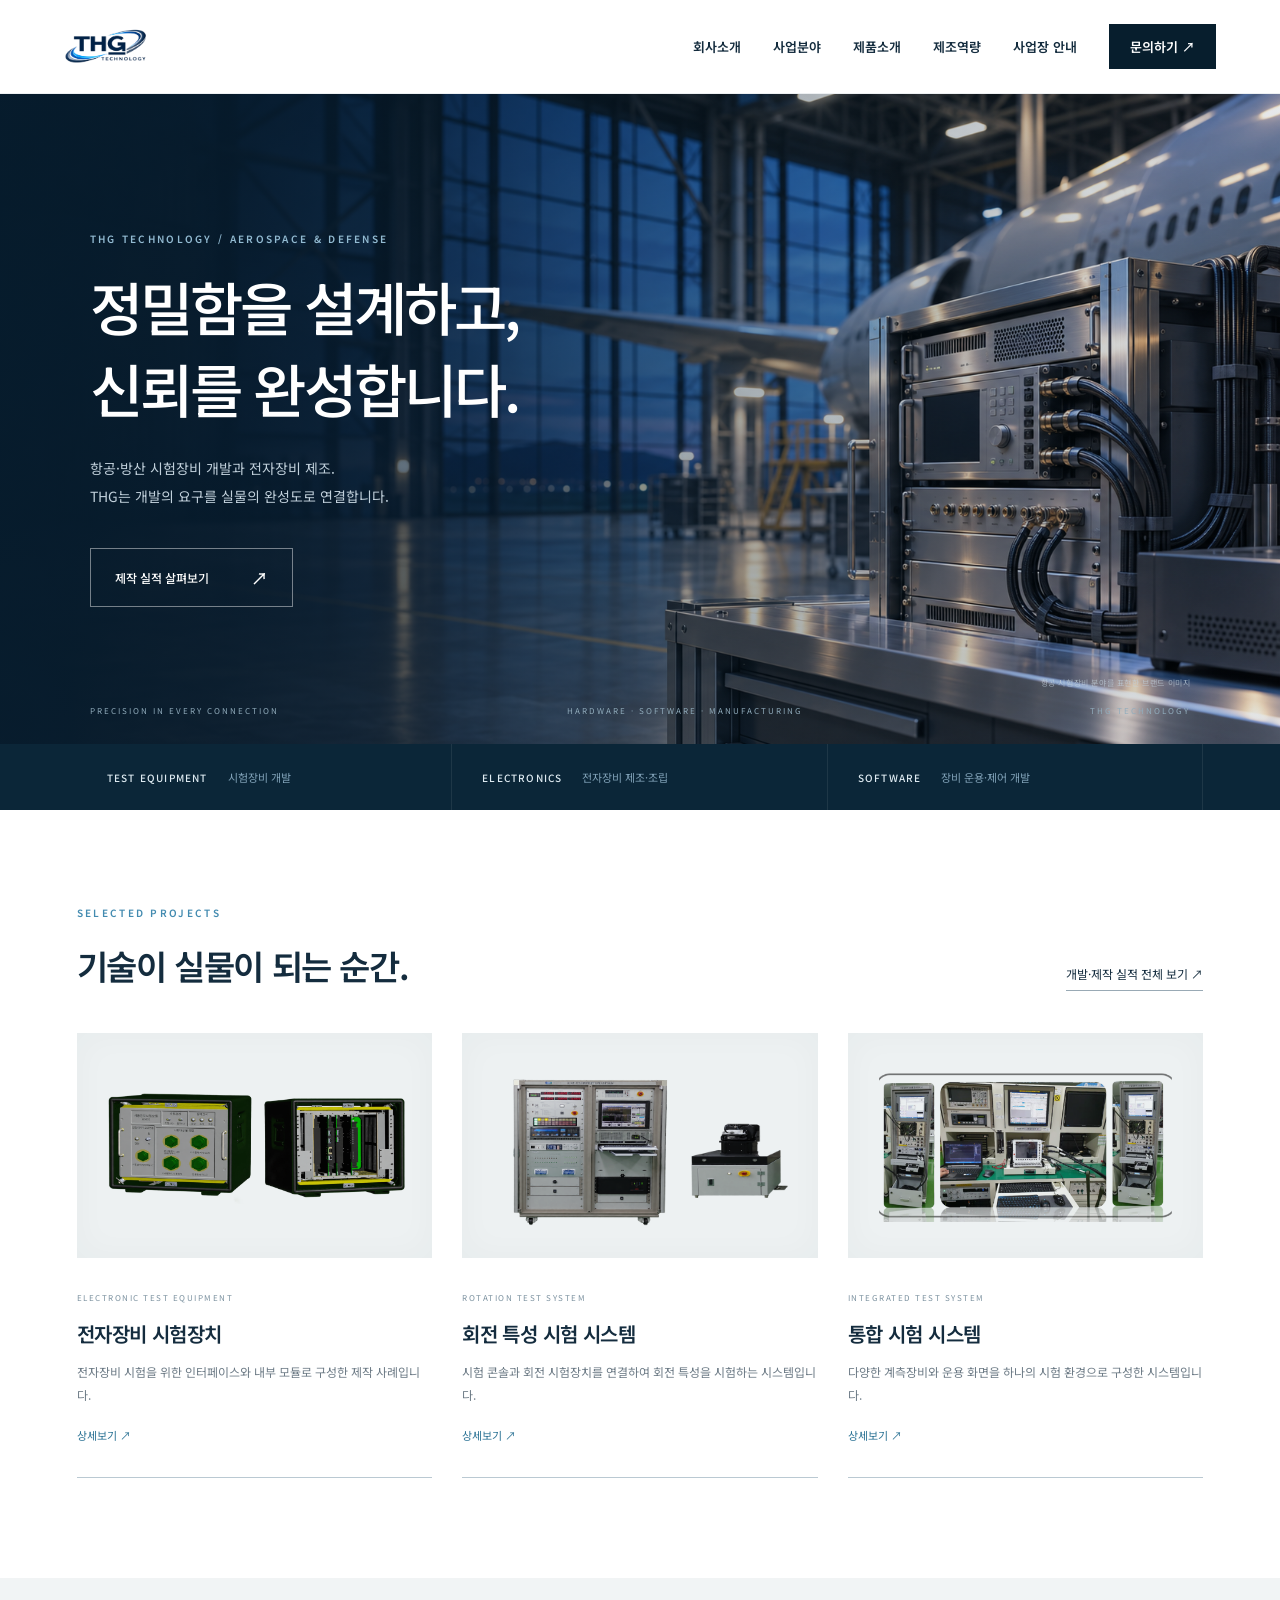
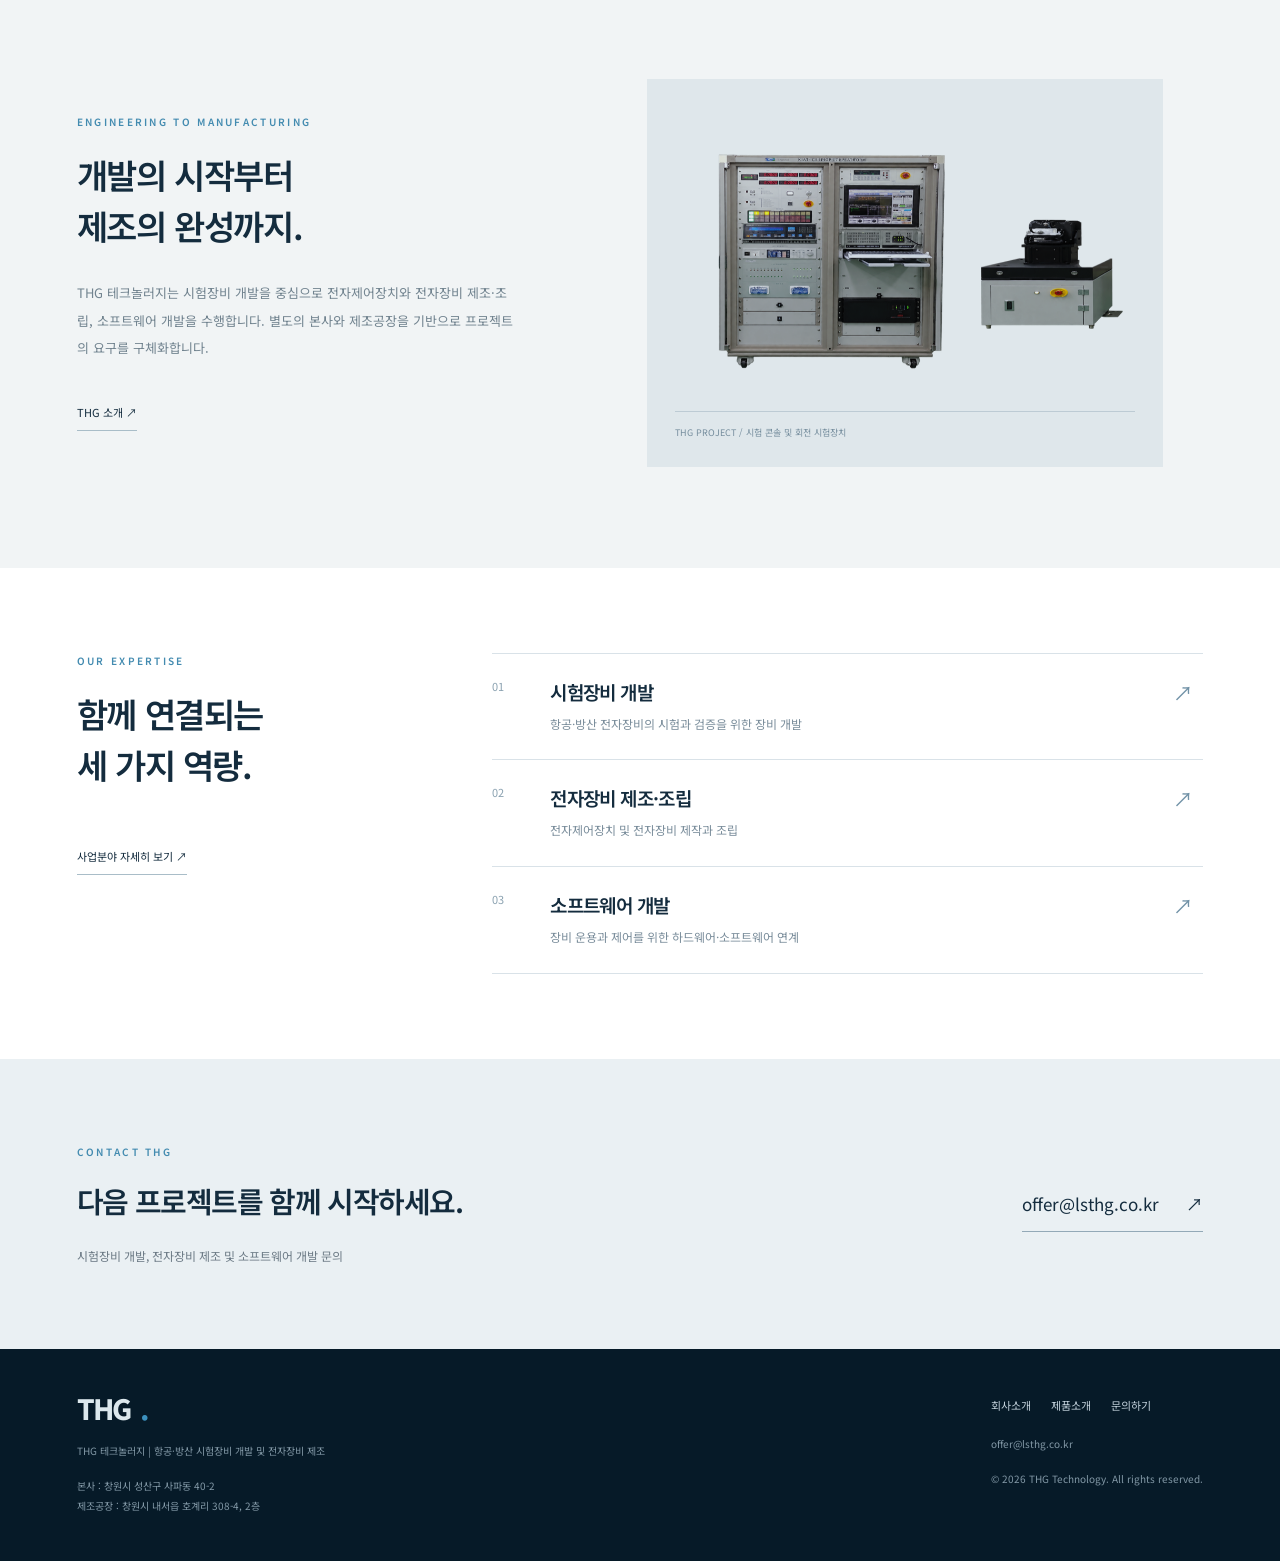
<file: index.html>
<!DOCTYPE html>

<html lang="ko">
<head>
<meta charset="utf-8"/>
<meta content="width=device-width, initial-scale=1" name="viewport"/>
<title>항공·방산 시험장비 개발 및 제조 | THG 테크놀러지</title>
<meta content="THG 테크놀러지의 항공·방산 시험장비 개발 및 제조 안내" name="description"/>
<link href="favicon.png" rel="icon" type="image/png"/>
<link href="assets/css/fonts.css" rel="stylesheet"/>
<link href="assets/css/styles.css" rel="stylesheet"/>
<script defer="" src="assets/js/main.js"></script>

</head>
<body>
<header><a aria-label="THG 홈" class="brand" href="index.html"><img alt="THG 로고" class="brand-logo" src="favicon.png"/></a><nav id="navigation"><a href="company.html">회사소개</a><a href="business.html">사업분야</a><a href="products.html">제품소개</a><a href="manufacturing.html">제조역량</a><a href="locations.html">사업장 안내</a><a class="navcontact" href="contact.html">문의하기 ↗</a></nav><button aria-controls="navigation" aria-expanded="false" aria-label="메뉴 열기" class="mobile-toggle">☰</button></header>
<main>
<div class="editorial-hero"><div><div class="eyebrow">THG TECHNOLOGY / AEROSPACE &amp; DEFENSE</div><h1>정밀함을 설계하고,<br/>신뢰를 완성합니다.</h1><p>항공·방산 시험장비 개발과 전자장비 제조.<br/>THG는 개발의 요구를 실물의 완성도로 연결합니다.</p><a class="cta" href="products.html">제작 실적 살펴보기 <span>↗</span></a></div><p class="brand-imagery-note">항공·시험장비 분야를 표현한 브랜드 이미지</p><div class="hero-meta"><span>PRECISION IN EVERY CONNECTION</span><span>HARDWARE · SOFTWARE · MANUFACTURING</span><span>THG TECHNOLOGY</span></div></div>
<div class="sector-strip"><div><b>TEST EQUIPMENT</b><span>시험장비 개발</span></div><div><b>ELECTRONICS</b><span>전자장비 제조·조립</span></div><div><b>SOFTWARE</b><span>장비 운용·제어 개발</span></div></div>
<section class="home-products"><div class="sectionhead"><div><div class="label">SELECTED PROJECTS</div><h2>기술이 실물이 되는 순간.</h2></div><a href="products.html">개발·제작 실적 전체 보기 ↗</a></div><div class="product-grid"><a class="product-card" href="product-1.html"><div class="product-photo"><img alt="THG 제작 전자장비 시험장치" decoding="async" loading="lazy" src="assets/electronic-test-clean.png"/></div><div class="product-body"><small>ELECTRONIC TEST EQUIPMENT</small><h3>전자장비 시험장치</h3><p>전자장비 시험을 위한 인터페이스와 내부 모듈로 구성한 제작 사례입니다.</p><span class="more">상세보기 ↗</span></div></a><a class="product-card" href="product-2.html"><div class="product-photo"><img alt="THG 제작 회전 특성 시험 시스템" decoding="async" loading="lazy" src="assets/rotation-test-clean.png"/></div><div class="product-body"><small>ROTATION TEST SYSTEM</small><h3>회전 특성 시험 시스템</h3><p>시험 콘솔과 회전 시험장치를 연결하여 회전 특성을 시험하는 시스템입니다.</p><span class="more">상세보기 ↗</span></div></a><a class="product-card" href="product-3.html"><div class="product-photo"><img alt="THG 제작 통합 시험 시스템" decoding="async" loading="lazy" src="assets/integrated-test.png"/></div><div class="product-body"><small>INTEGRATED TEST SYSTEM</small><h3>통합 시험 시스템</h3><p>다양한 계측장비와 운용 화면을 하나의 시험 환경으로 구성한 시스템입니다.</p><span class="more">상세보기 ↗</span></div></a></div></section>
<section class="home-about"><div><div class="label">ENGINEERING TO MANUFACTURING</div><h2>개발의 시작부터<br/>제조의 완성까지.</h2><p class="body">THG 테크놀러지는 시험장비 개발을 중심으로 전자제어장치와 전자장비 제조·조립, 소프트웨어 개발을 수행합니다. 별도의 본사와 제조공장을 기반으로 프로젝트의 요구를 구체화합니다.</p><a class="back" href="company.html">THG 소개 ↗</a></div><figure class="editorial-image"><img alt="THG가 제작한 시험 콘솔과 회전 시험장치" decoding="async" loading="lazy" src="assets/rotation-test-clean.png"/><figcaption>THG PROJECT / 시험 콘솔 및 회전 시험장치</figcaption></figure></section>
<section class="home-business"><div><div class="label">OUR EXPERTISE</div><h2>함께 연결되는<br/>세 가지 역량.</h2><a class="back" href="business.html">사업분야 자세히 보기 ↗</a></div><div class="business-list"><article><b>01</b><div><h3>시험장비 개발</h3><p>항공·방산 전자장비의 시험과 검증을 위한 장비 개발</p></div><span class="arrow">↗</span></article><article><b>02</b><div><h3>전자장비 제조·조립</h3><p>전자제어장치 및 전자장비 제작과 조립</p></div><span class="arrow">↗</span></article><article><b>03</b><div><h3>소프트웨어 개발</h3><p>장비 운용과 제어를 위한 하드웨어·소프트웨어 연계</p></div><span class="arrow">↗</span></article></div></section>

<section class="contact" id="contact"><div><div class="label">CONTACT THG</div><h2>다음 프로젝트를 함께 시작하세요.</h2><p>시험장비 개발, 전자장비 제조 및 소프트웨어 개발 문의</p></div><a href="mailto:offer@lsthg.co.kr">offer@lsthg.co.kr <span>↗</span></a></section>
</main><footer><div><a class="brand" href="index.html">THG<i>.</i></a><p>THG 테크놀러지 | 항공·방산 시험장비 개발 및 전자장비 제조</p><p>본사 : 창원시 성산구 사파동 40-2<br/>제조공장 : 창원시 내서읍 호계리 308-4, 2층</p></div><div><div class="footnav"><a href="company.html">회사소개</a><a href="products.html">제품소개</a><a href="contact.html">문의하기</a></div><a href="mailto:offer@lsthg.co.kr">offer@lsthg.co.kr</a><p>© 2026 THG Technology. All rights reserved.</p></div></footer>
</body></html>
</file>
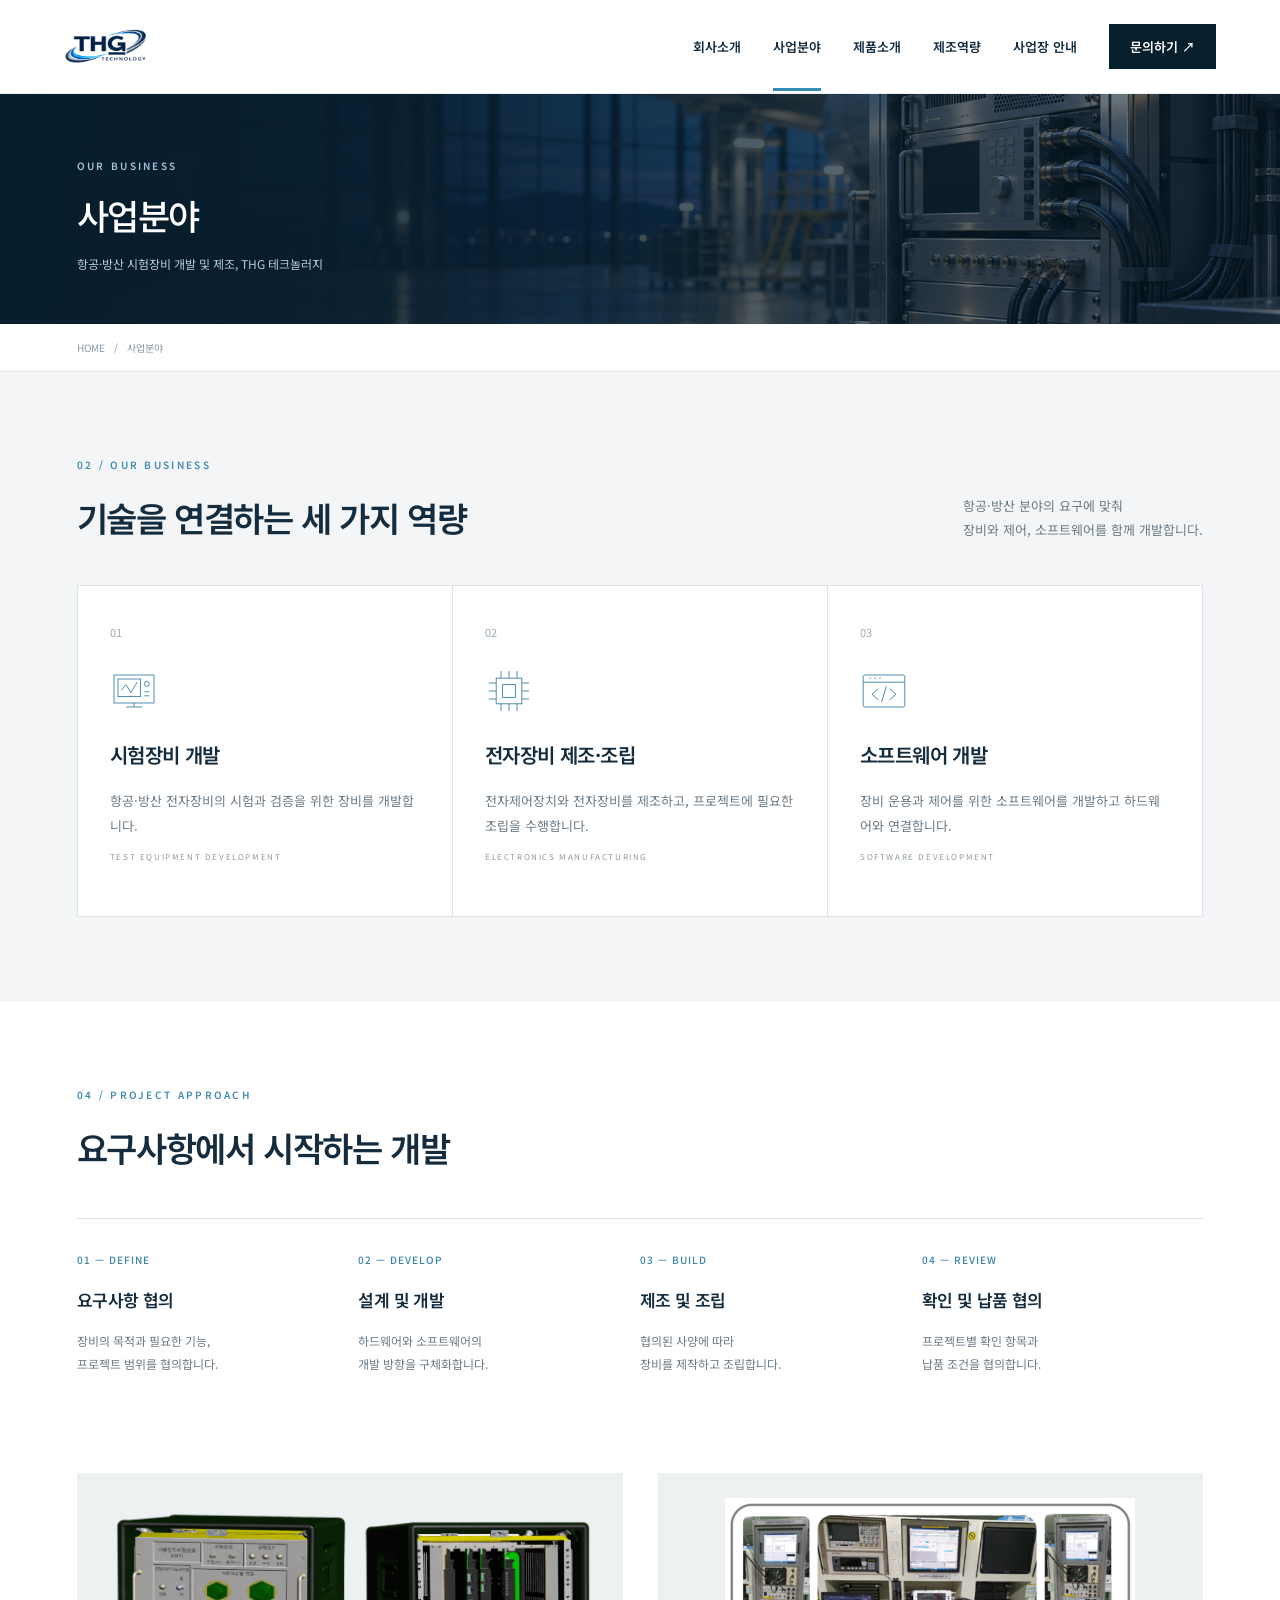
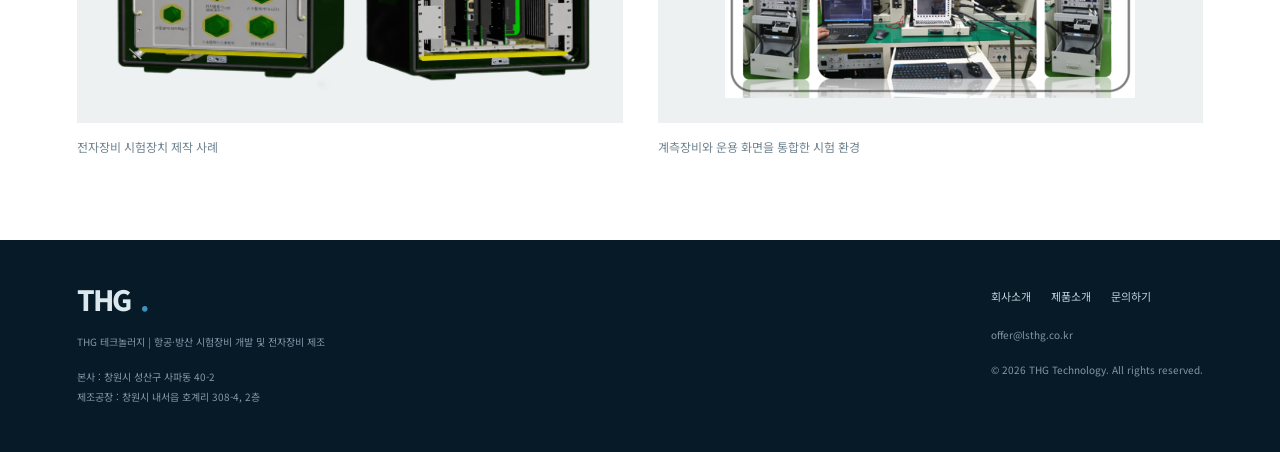
<file: business.html>
<!DOCTYPE html>

<html lang="ko"><head><meta charset="utf-8"/><meta content="width=device-width, initial-scale=1" name="viewport"/><title>사업분야 | THG 테크놀러지</title><meta content="THG 테크놀러지의 사업분야 안내" name="description"/><link rel="icon" type="image/png" href="favicon.png"/><link href="assets/css/fonts.css" rel="stylesheet"/><link href="assets/css/styles.css" rel="stylesheet"/><script defer="" src="assets/js/main.js"></script></head><body><header><a aria-label="THG 홈" class="brand" href="index.html"><img src="favicon.png" alt="THG 로고" class="brand-logo"/></a><nav id="navigation"><a href="company.html">회사소개</a><a class="active" href="business.html">사업분야</a><a href="products.html">제품소개</a><a href="manufacturing.html">제조역량</a><a href="locations.html">사업장 안내</a><a class="navcontact" href="contact.html">문의하기 ↗</a></nav><button aria-controls="navigation" aria-expanded="false" aria-label="메뉴 열기" class="mobile-toggle">☰</button></header><main><div class="page-banner"><div class="eyebrow">OUR BUSINESS</div><h1>사업분야</h1><p>항공·방산 시험장비 개발 및 제조, THG 테크놀러지</p></div><div class="breadcrumbs"><a href="index.html">HOME</a>   /   사업분야</div><section class="services" id="business"><div class="sectionhead"><div><div class="label">02 / OUR BUSINESS</div><h2>기술을 연결하는 세 가지 역량</h2></div><p>항공·방산 분야의 요구에 맞춰<br/>장비와 제어, 소프트웨어를 함께 개발합니다.</p></div><div class="cards"><article class="card"><span class="num">01</span><br/><svg viewbox="0 0 60 60"><rect height="35" width="50" x="5" y="10"></rect><rect height="22" width="28" x="10" y="15"></rect><path d="M14 29l6-7 6 10 8-13M20 50h20M30 45v5"></path><circle cx="46" cy="21" r="3"></circle><path d="M43 31h6M43 36h6"></path></svg><h3>시험장비 개발</h3><p>항공·방산 전자장비의 시험과 검증을 위한 장비를 개발합니다.</p><div class="en">TEST EQUIPMENT DEVELOPMENT</div></article><article class="card"><span class="num">02</span><br/><svg viewbox="0 0 60 60"><rect height="32" width="32" x="14" y="14"></rect><rect height="16" width="16" x="22" y="22"></rect><path d="M20 5v9m10-9v9m10-9v9M20 46v9m10-9v9m10-9v9M5 20h9M5 30h9M5 40h9M46 20h9M46 30h9M46 40h9"></path></svg><h3>전자장비 제조·조립</h3><p>전자제어장치와 전자장비를 제조하고, 프로젝트에 필요한 조립을 수행합니다.</p><div class="en">ELECTRONICS MANUFACTURING</div></article><article class="card"><span class="num">03</span><br/><svg viewbox="0 0 60 60"><rect height="40" rx="2" width="52" x="4" y="10"></rect><path d="M4 19h52M12 14h2m4 0h2m4 0h2M23 27l-8 7 8 7m14-14l8 7-8 7m-4-17l-6 20"></path></svg><h3>소프트웨어 개발</h3><p>장비 운용과 제어를 위한 소프트웨어를 개발하고 하드웨어와 연결합니다.</p><div class="en">SOFTWARE DEVELOPMENT</div></article></div></section><section><div class="label">04 / PROJECT APPROACH</div><h2>요구사항에서 시작하는 개발</h2><div class="process"><div class="step"><b>01 — DEFINE</b><h3>요구사항 협의</h3><p>장비의 목적과 필요한 기능,<br/>프로젝트 범위를 협의합니다.</p></div><div class="step"><b>02 — DEVELOP</b><h3>설계 및 개발</h3><p>하드웨어와 소프트웨어의<br/>개발 방향을 구체화합니다.</p></div><div class="step"><b>03 — BUILD</b><h3>제조 및 조립</h3><p>협의된 사양에 따라<br/>장비를 제작하고 조립합니다.</p></div><div class="step"><b>04 — REVIEW</b><h3>확인 및 납품 협의</h3><p>프로젝트별 확인 항목과<br/>납품 조건을 협의합니다.</p></div></div></section><section class="company-photo"><div class="product-gallery"><figure><img alt="전자장비 시험장치" decoding="async" src="assets/electronic-test-clean.png"/><figcaption>전자장비 시험장치 제작 사례</figcaption></figure><figure><img alt="통합 시험 시스템" decoding="async" src="assets/integrated-test.png"/><figcaption>계측장비와 운용 화면을 통합한 시험 환경</figcaption></figure></div></section></main><footer><div><a class="brand" href="index.html">THG<i>.</i></a><p>THG 테크놀러지 | 항공·방산 시험장비 개발 및 전자장비 제조</p><p>본사 : 창원시 성산구 사파동 40-2<br/>제조공장 : 창원시 내서읍 호계리 308-4, 2층</p></div><div><div class="footnav"><a href="company.html">회사소개</a><a href="products.html">제품소개</a><a href="contact.html">문의하기</a></div><a href="mailto:offer@lsthg.co.kr">offer@lsthg.co.kr</a><p>© 2026 THG Technology. All rights reserved.</p></div></footer></body></html>
</file>
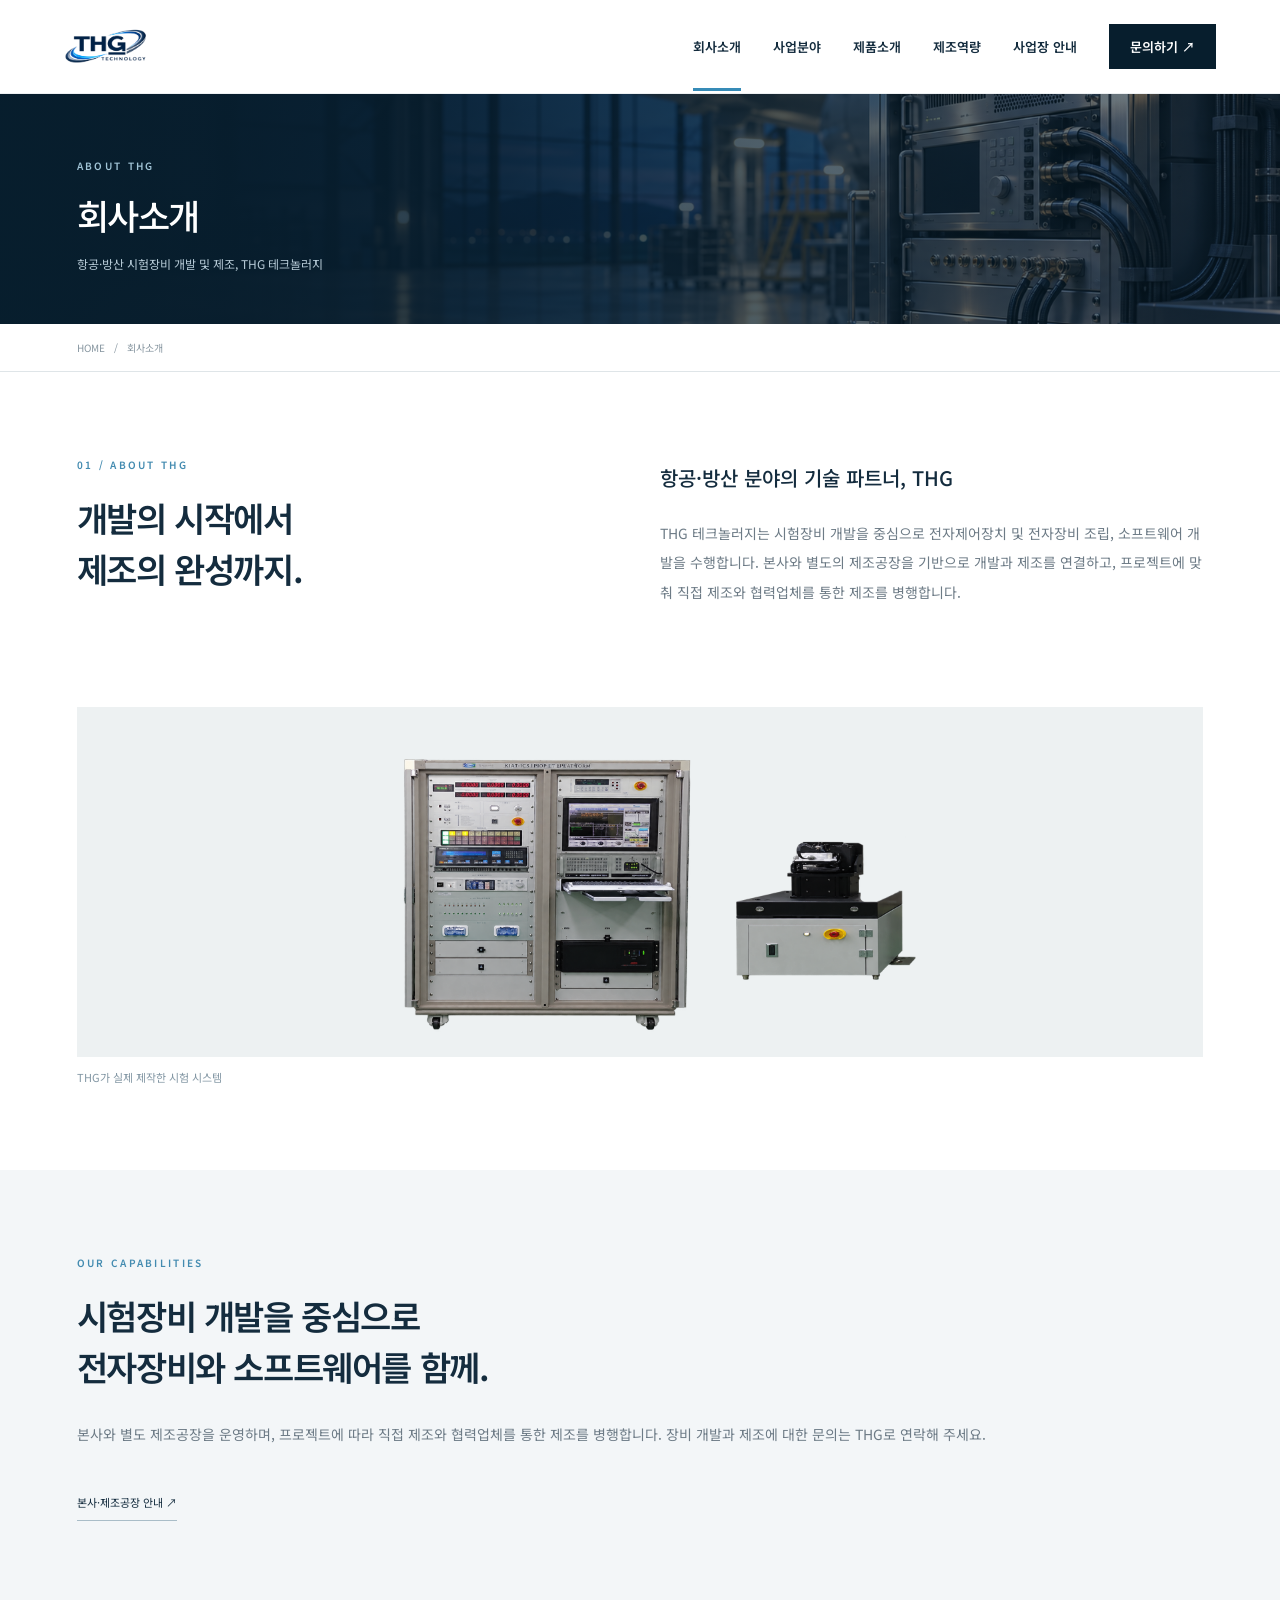
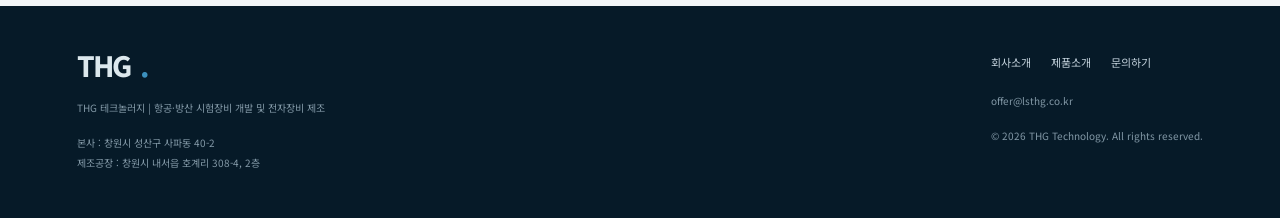
<file: company.html>
<!DOCTYPE html>

<html lang="ko"><head><meta charset="utf-8"/><meta content="width=device-width, initial-scale=1" name="viewport"/><title>회사소개 | THG 테크놀러지</title><meta content="THG 테크놀러지의 회사소개 안내" name="description"/><link rel="icon" type="image/png" href="favicon.png"/><link href="assets/css/fonts.css" rel="stylesheet"/><link href="assets/css/styles.css" rel="stylesheet"/><script defer="" src="assets/js/main.js"></script></head><body><header><a aria-label="THG 홈" class="brand" href="index.html"><img src="favicon.png" alt="THG 로고" class="brand-logo"/></a><nav id="navigation"><a class="active" href="company.html">회사소개</a><a href="business.html">사업분야</a><a href="products.html">제품소개</a><a href="manufacturing.html">제조역량</a><a href="locations.html">사업장 안내</a><a class="navcontact" href="contact.html">문의하기 ↗</a></nav><button aria-controls="navigation" aria-expanded="false" aria-label="메뉴 열기" class="mobile-toggle">☰</button></header><main><div class="page-banner"><div class="eyebrow">ABOUT THG</div><h1>회사소개</h1><p>항공·방산 시험장비 개발 및 제조, THG 테크놀러지</p></div><div class="breadcrumbs"><a href="index.html">HOME</a>   /   회사소개</div><section class="intro" id="about"><div><div class="label">01 / ABOUT THG</div><h2>개발의 시작에서<br/>제조의 완성까지.</h2></div><div class="copy"><strong>항공·방산 분야의 기술 파트너, THG</strong>THG 테크놀러지는 시험장비 개발을 중심으로 전자제어장치 및 전자장비 조립, 소프트웨어 개발을 수행합니다. 본사와 별도의 제조공장을 기반으로 개발과 제조를 연결하고, 프로젝트에 맞춰 직접 제조와 협력업체를 통한 제조를 병행합니다.</div></section><section class="company-photo"><img alt="THG 제작 시험 콘솔 및 회전 시험장치" decoding="async" src="assets/rotation-test-clean.png"/><div class="caption">THG가 실제 제작한 시험 시스템</div></section><section class="export-style-8418e9189f"><div class="label">OUR CAPABILITIES</div><h2>시험장비 개발을 중심으로<br/>전자장비와 소프트웨어를 함께.</h2><p class="subcopy">본사와 별도 제조공장을 운영하며, 프로젝트에 따라 직접 제조와 협력업체를 통한 제조를 병행합니다. 장비 개발과 제조에 대한 문의는 THG로 연락해 주세요.</p><a class="back" href="locations.html">본사·제조공장 안내 ↗</a></section></main><footer><div><a class="brand" href="index.html">THG<i>.</i></a><p>THG 테크놀러지 | 항공·방산 시험장비 개발 및 전자장비 제조</p><p>본사 : 창원시 성산구 사파동 40-2<br/>제조공장 : 창원시 내서읍 호계리 308-4, 2층</p></div><div><div class="footnav"><a href="company.html">회사소개</a><a href="products.html">제품소개</a><a href="contact.html">문의하기</a></div><a href="mailto:offer@lsthg.co.kr">offer@lsthg.co.kr</a><p>© 2026 THG Technology. All rights reserved.</p></div></footer></body></html>
</file>
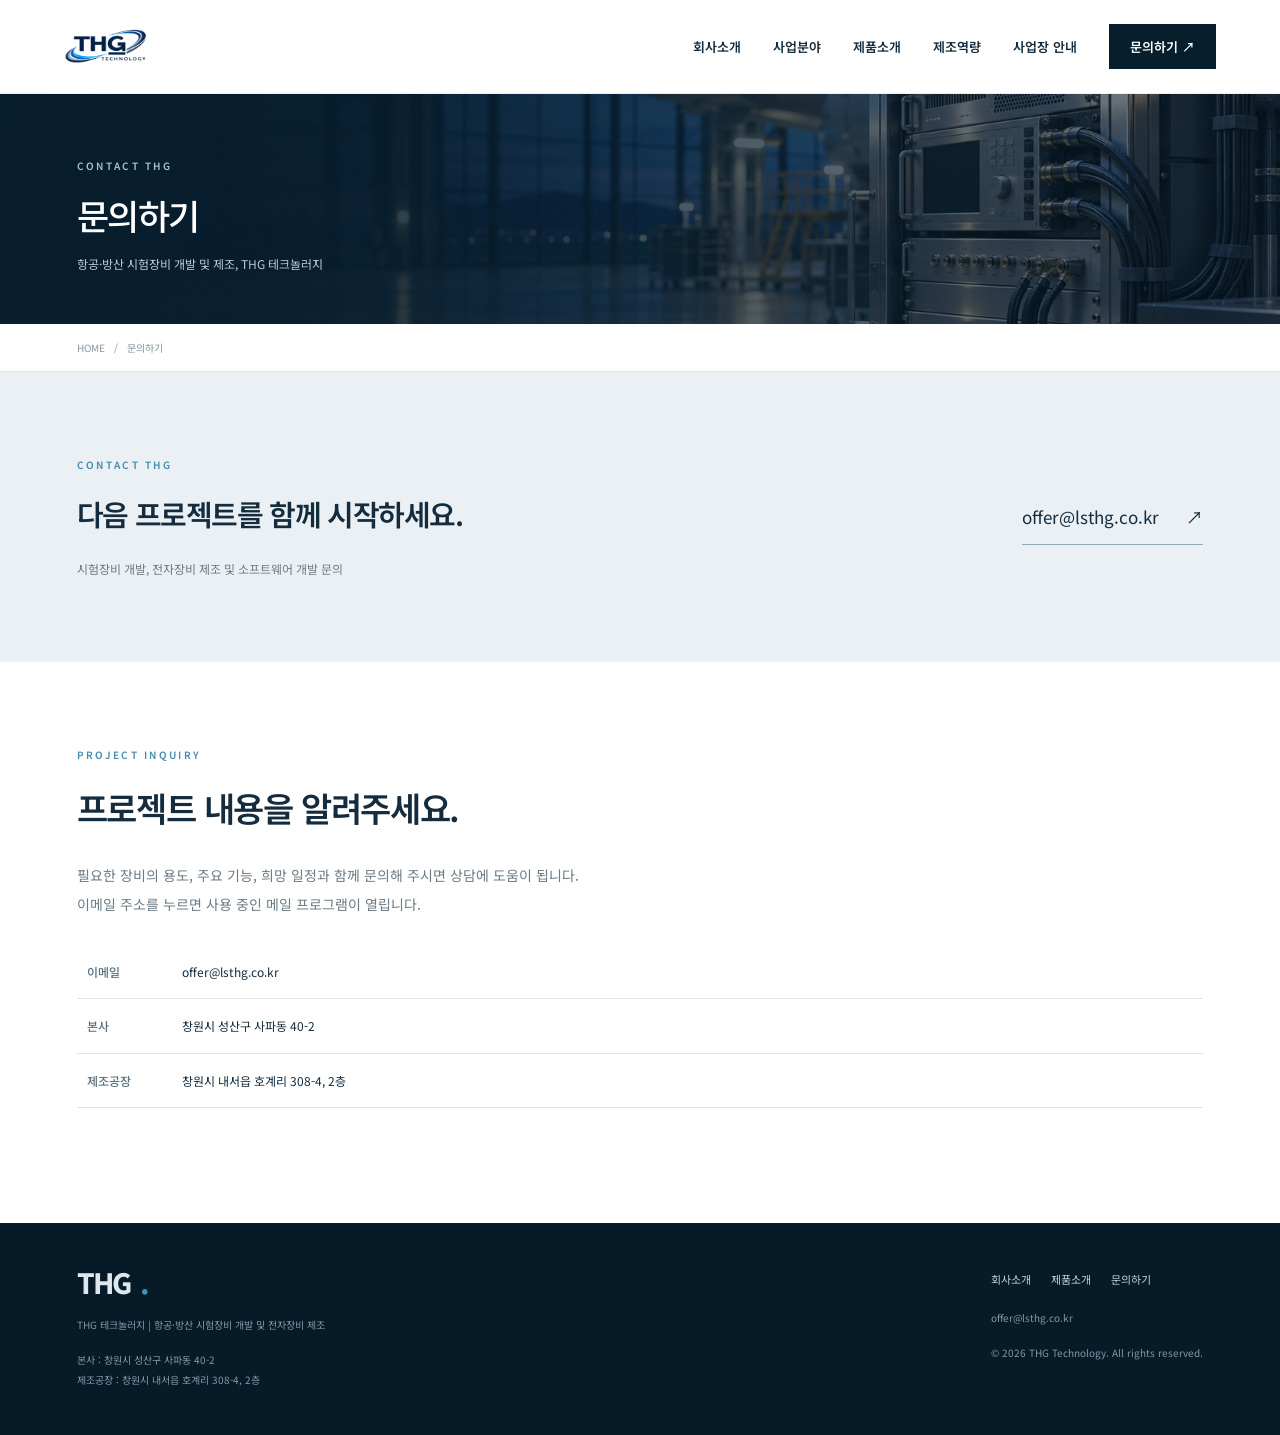
<file: contact.html>
<!DOCTYPE html>

<html lang="ko"><head><meta charset="utf-8"/><meta content="width=device-width, initial-scale=1" name="viewport"/><title>문의하기 | THG 테크놀러지</title><meta content="THG 테크놀러지의 문의하기 안내" name="description"/><link rel="icon" type="image/png" href="favicon.png"/><link href="assets/css/fonts.css" rel="stylesheet"/><link href="assets/css/styles.css" rel="stylesheet"/><script defer="" src="assets/js/main.js"></script></head><body><header><a aria-label="THG 홈" class="brand" href="index.html"><img src="favicon.png" alt="THG 로고" class="brand-logo"/></a><nav id="navigation"><a href="company.html">회사소개</a><a href="business.html">사업분야</a><a href="products.html">제품소개</a><a href="manufacturing.html">제조역량</a><a href="locations.html">사업장 안내</a><a class="navcontact" href="contact.html">문의하기 ↗</a></nav><button aria-controls="navigation" aria-expanded="false" aria-label="메뉴 열기" class="mobile-toggle">☰</button></header><main><div class="page-banner"><div class="eyebrow">CONTACT THG</div><h1>문의하기</h1><p>항공·방산 시험장비 개발 및 제조, THG 테크놀러지</p></div><div class="breadcrumbs"><a href="index.html">HOME</a>   /   문의하기</div><section class="contact" id="contact"><div><div class="label">CONTACT THG</div><h2>다음 프로젝트를 함께 시작하세요.</h2><p>시험장비 개발, 전자장비 제조 및 소프트웨어 개발 문의</p></div><a href="mailto:offer@lsthg.co.kr">offer@lsthg.co.kr <span>↗</span></a></section><section><div class="label">PROJECT INQUIRY</div><h2>프로젝트 내용을 알려주세요.</h2><p class="subcopy">필요한 장비의 용도, 주요 기능, 희망 일정과 함께 문의해 주시면 상담에 도움이 됩니다.<br/>이메일 주소를 누르면 사용 중인 메일 프로그램이 열립니다.</p><table class="specs"><tr><th>이메일</th><td><a href="mailto:offer@lsthg.co.kr">offer@lsthg.co.kr</a></td></tr><tr><th>본사</th><td>창원시 성산구 사파동 40-2</td></tr><tr><th>제조공장</th><td>창원시 내서읍 호계리 308-4, 2층</td></tr></table></section></main><footer><div><a class="brand" href="index.html">THG<i>.</i></a><p>THG 테크놀러지 | 항공·방산 시험장비 개발 및 전자장비 제조</p><p>본사 : 창원시 성산구 사파동 40-2<br/>제조공장 : 창원시 내서읍 호계리 308-4, 2층</p></div><div><div class="footnav"><a href="company.html">회사소개</a><a href="products.html">제품소개</a><a href="contact.html">문의하기</a></div><a href="mailto:offer@lsthg.co.kr">offer@lsthg.co.kr</a><p>© 2026 THG Technology. All rights reserved.</p></div></footer></body></html>
</file>
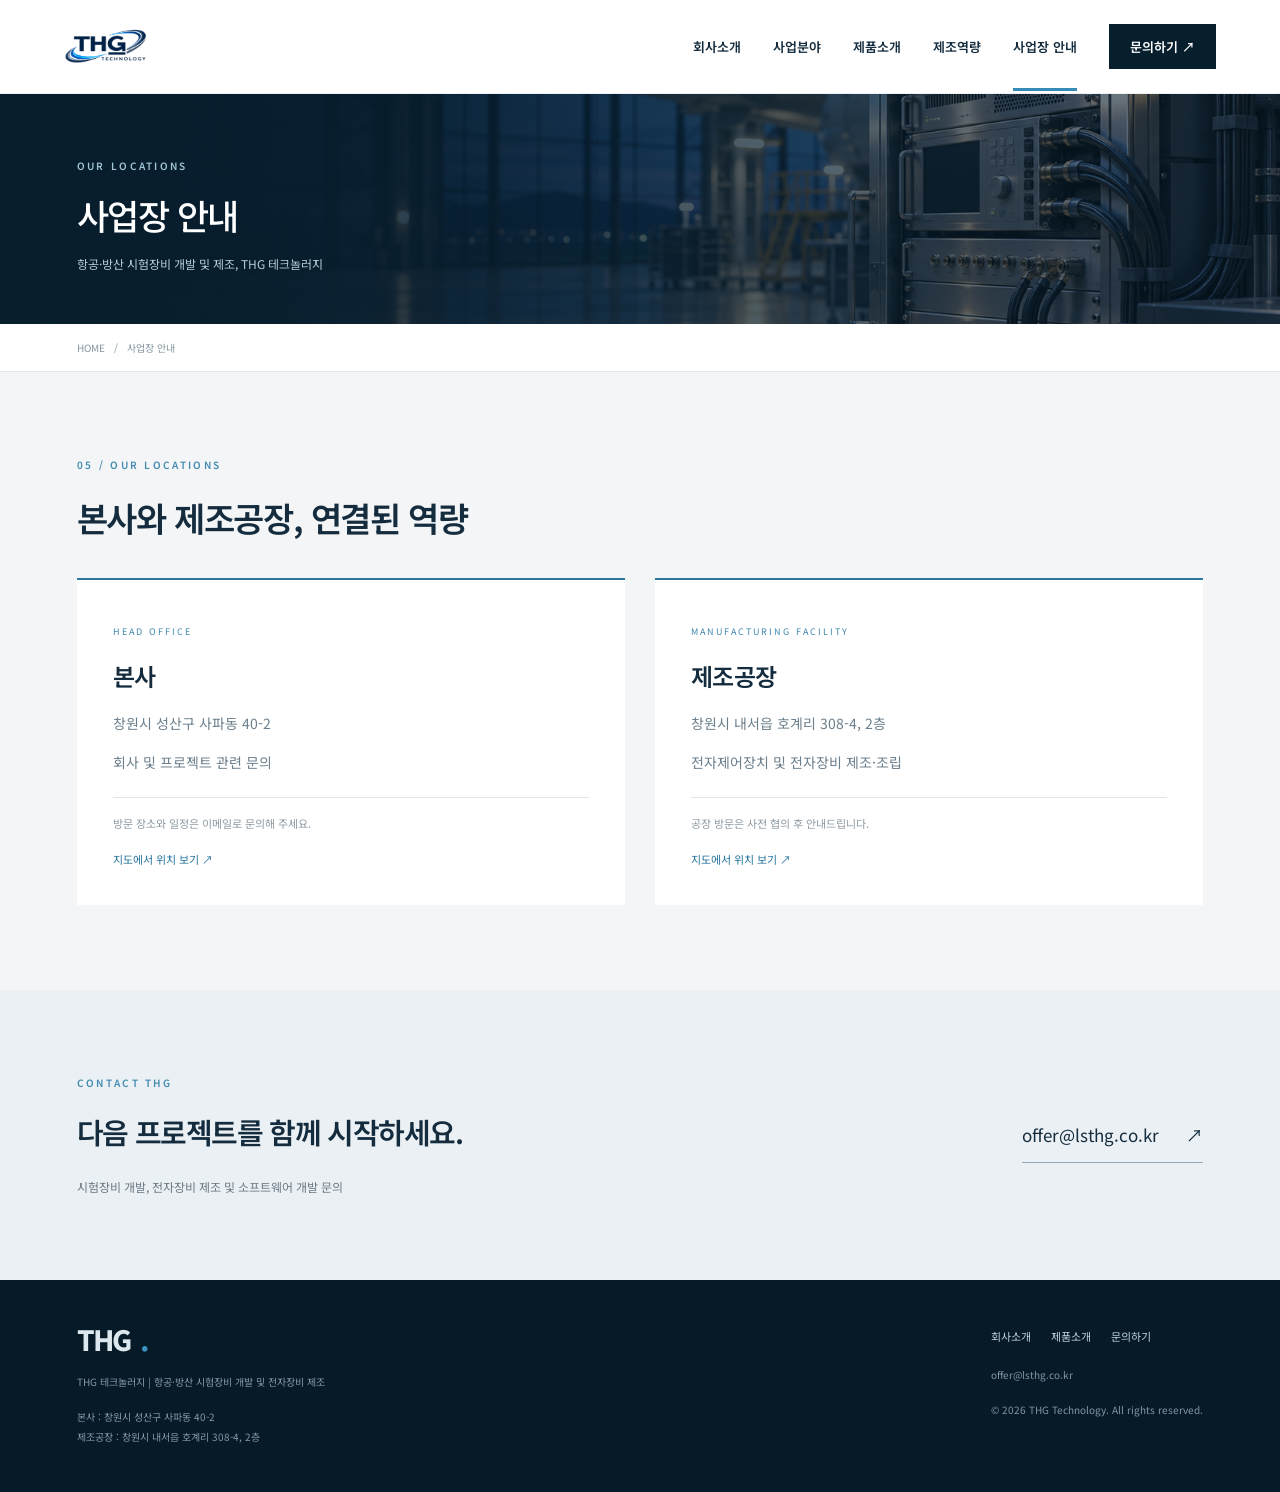
<file: locations.html>
<!DOCTYPE html>

<html lang="ko"><head><meta charset="utf-8"/><meta content="width=device-width, initial-scale=1" name="viewport"/><title>사업장 안내 | THG 테크놀러지</title><meta content="THG 테크놀러지의 사업장 안내 안내" name="description"/><link rel="icon" type="image/png" href="favicon.png"/><link href="assets/css/fonts.css" rel="stylesheet"/><link href="assets/css/styles.css" rel="stylesheet"/><script defer="" src="assets/js/main.js"></script></head><body><header><a aria-label="THG 홈" class="brand" href="index.html"><img src="favicon.png" alt="THG 로고" class="brand-logo"/></a><nav id="navigation"><a href="company.html">회사소개</a><a href="business.html">사업분야</a><a href="products.html">제품소개</a><a href="manufacturing.html">제조역량</a><a class="active" href="locations.html">사업장 안내</a><a class="navcontact" href="contact.html">문의하기 ↗</a></nav><button aria-controls="navigation" aria-expanded="false" aria-label="메뉴 열기" class="mobile-toggle">☰</button></header><main><div class="page-banner"><div class="eyebrow">OUR LOCATIONS</div><h1>사업장 안내</h1><p>항공·방산 시험장비 개발 및 제조, THG 테크놀러지</p></div><div class="breadcrumbs"><a href="index.html">HOME</a>   /   사업장 안내</div><section class="locations" id="locations"><div class="label">05 / OUR LOCATIONS</div><h2>본사와 제조공장, 연결된 역량</h2><div class="location-grid"><article class="location"><small>HEAD OFFICE</small><h3>본사</h3><p>창원시 성산구 사파동 40-2</p><p>회사 및 프로젝트 관련 문의</p><div class="note">방문 장소와 일정은 이메일로 문의해 주세요.</div><a class="maplink" href="https://map.naver.com/p/search/%EC%B0%BD%EC%9B%90%EC%8B%9C%20%EC%84%B1%EC%82%B0%EA%B5%AC%20%EC%82%AC%ED%8C%8C%EB%8F%99%2040-2" rel="noopener noreferrer" target="_blank">지도에서 위치 보기 ↗</a></article><article class="location"><small>MANUFACTURING FACILITY</small><h3>제조공장</h3><p>창원시 내서읍 호계리 308-4, 2층</p><p>전자제어장치 및 전자장비 제조·조립</p><div class="note">공장 방문은 사전 협의 후 안내드립니다.</div><a class="maplink" href="https://map.naver.com/p/search/%EC%B0%BD%EC%9B%90%EC%8B%9C%20%EB%82%B4%EC%84%9C%EC%9D%8D%20%ED%98%B8%EA%B3%84%EB%A6%AC%20308-4" rel="noopener noreferrer" target="_blank">지도에서 위치 보기 ↗</a></article></div></section><section class="contact" id="contact"><div><div class="label">CONTACT THG</div><h2>다음 프로젝트를 함께 시작하세요.</h2><p>시험장비 개발, 전자장비 제조 및 소프트웨어 개발 문의</p></div><a href="mailto:offer@lsthg.co.kr">offer@lsthg.co.kr <span>↗</span></a></section></main><footer><div><a class="brand" href="index.html">THG<i>.</i></a><p>THG 테크놀러지 | 항공·방산 시험장비 개발 및 전자장비 제조</p><p>본사 : 창원시 성산구 사파동 40-2<br/>제조공장 : 창원시 내서읍 호계리 308-4, 2층</p></div><div><div class="footnav"><a href="company.html">회사소개</a><a href="products.html">제품소개</a><a href="contact.html">문의하기</a></div><a href="mailto:offer@lsthg.co.kr">offer@lsthg.co.kr</a><p>© 2026 THG Technology. All rights reserved.</p></div></footer></body></html>
</file>
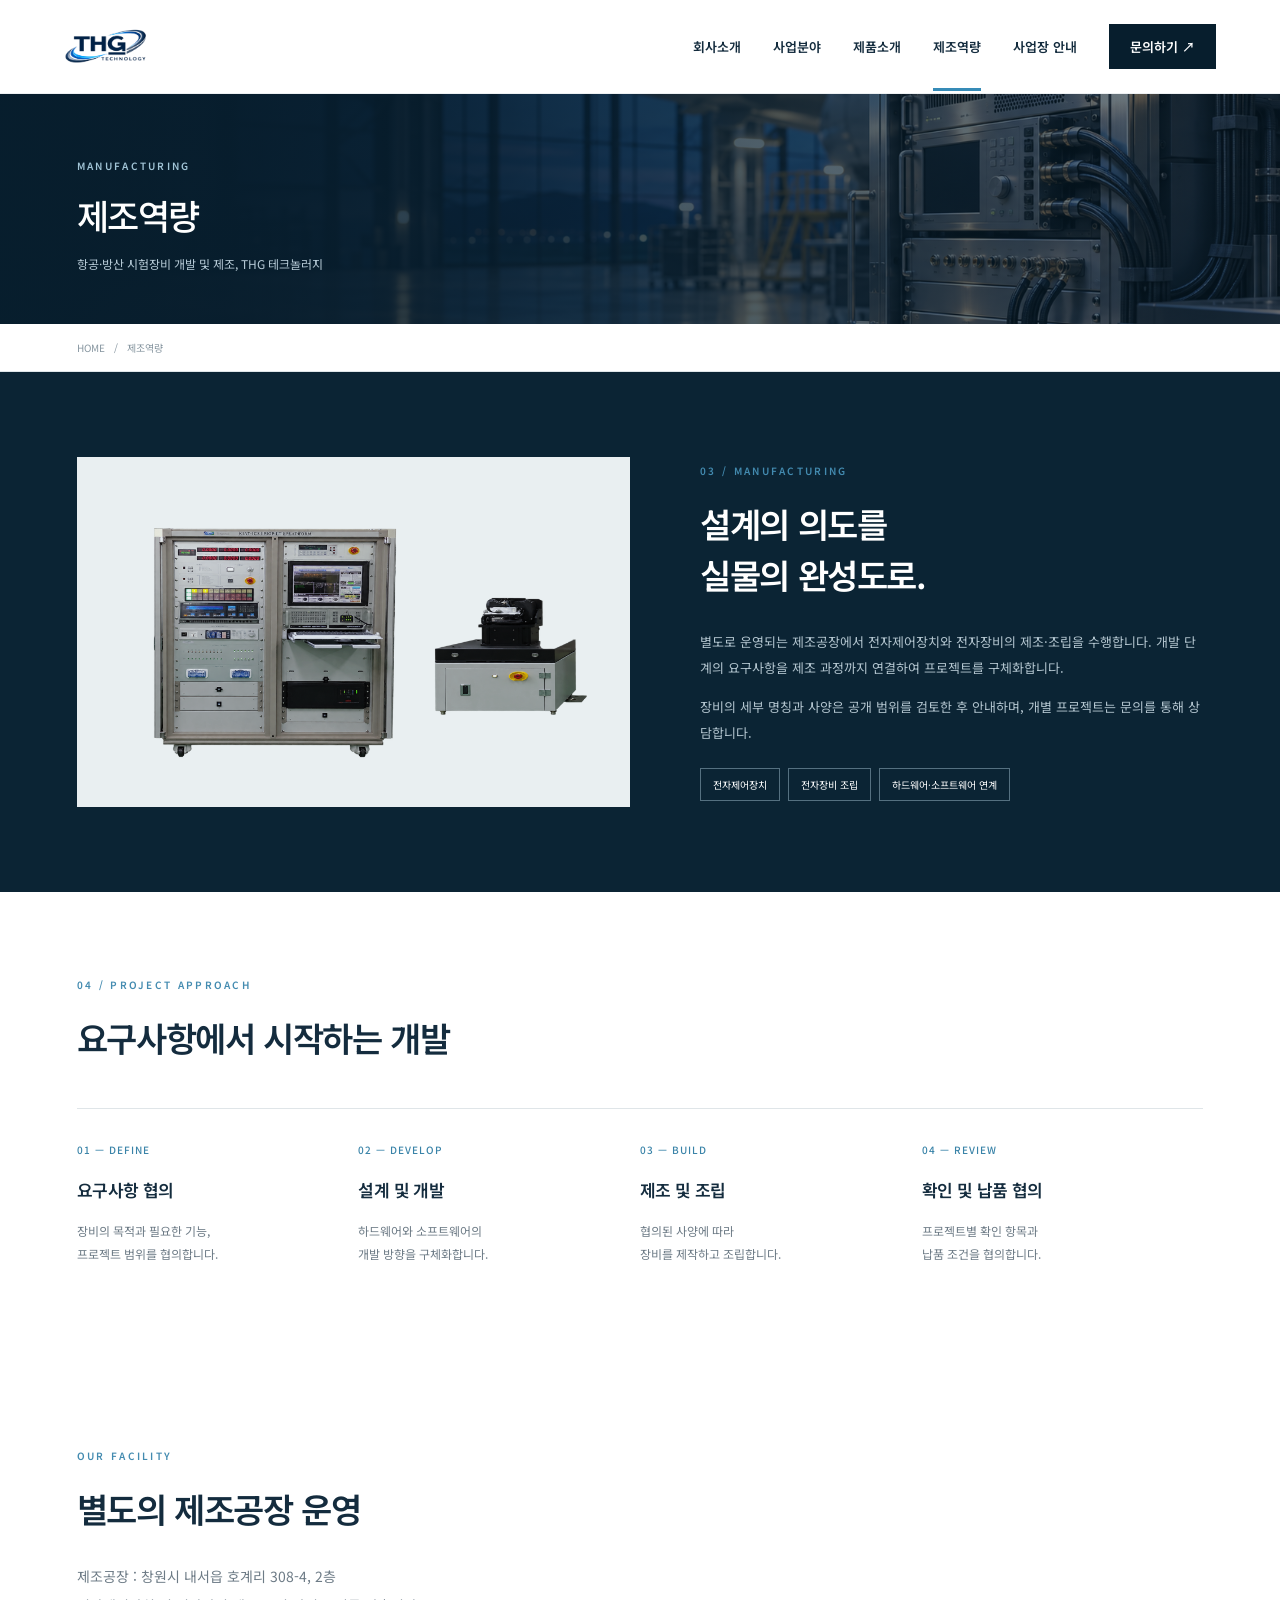
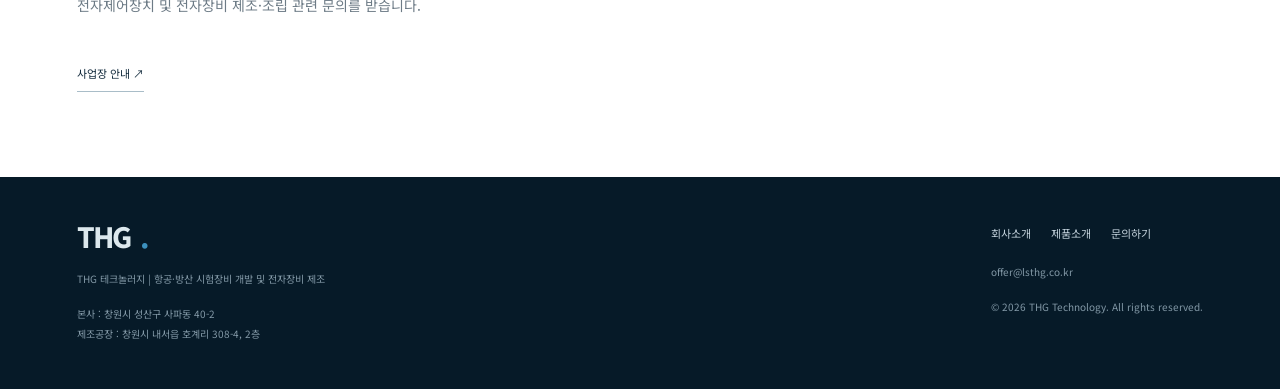
<file: manufacturing.html>
<!DOCTYPE html>

<html lang="ko"><head><meta charset="utf-8"/><meta content="width=device-width, initial-scale=1" name="viewport"/><title>제조역량 | THG 테크놀러지</title><meta content="THG 테크놀러지의 제조역량 안내" name="description"/><link rel="icon" type="image/png" href="favicon.png"/><link href="assets/css/fonts.css" rel="stylesheet"/><link href="assets/css/styles.css" rel="stylesheet"/><script defer="" src="assets/js/main.js"></script></head><body><header><a aria-label="THG 홈" class="brand" href="index.html"><img src="favicon.png" alt="THG 로고" class="brand-logo"/></a><nav id="navigation"><a href="company.html">회사소개</a><a href="business.html">사업분야</a><a href="products.html">제품소개</a><a class="active" href="manufacturing.html">제조역량</a><a href="locations.html">사업장 안내</a><a class="navcontact" href="contact.html">문의하기 ↗</a></nav><button aria-controls="navigation" aria-expanded="false" aria-label="메뉴 열기" class="mobile-toggle">☰</button></header><main><div class="page-banner"><div class="eyebrow">MANUFACTURING</div><h1>제조역량</h1><p>항공·방산 시험장비 개발 및 제조, THG 테크놀러지</p></div><div class="breadcrumbs"><a href="index.html">HOME</a>   /   제조역량</div><section class="manufacture" id="manufacturing"><div class="equipment"><img alt="THG 실제 제작 시험장비" class="export-style-02a59a345f" decoding="async" src="assets/rotation-test-clean.png"/></div><div><div class="label">03 / MANUFACTURING</div><h2>설계의 의도를<br/>실물의 완성도로.</h2><p>별도로 운영되는 제조공장에서 전자제어장치와 전자장비의 제조·조립을 수행합니다. 개발 단계의 요구사항을 제조 과정까지 연결하여 프로젝트를 구체화합니다.</p><p>장비의 세부 명칭과 사양은 공개 범위를 검토한 후 안내하며, 개별 프로젝트는 문의를 통해 상담합니다.</p><div class="tags"><span>전자제어장치</span><span>전자장비 조립</span><span>하드웨어·소프트웨어 연계</span></div></div></section><section><div class="label">04 / PROJECT APPROACH</div><h2>요구사항에서 시작하는 개발</h2><div class="process"><div class="step"><b>01 — DEFINE</b><h3>요구사항 협의</h3><p>장비의 목적과 필요한 기능,<br/>프로젝트 범위를 협의합니다.</p></div><div class="step"><b>02 — DEVELOP</b><h3>설계 및 개발</h3><p>하드웨어와 소프트웨어의<br/>개발 방향을 구체화합니다.</p></div><div class="step"><b>03 — BUILD</b><h3>제조 및 조립</h3><p>협의된 사양에 따라<br/>장비를 제작하고 조립합니다.</p></div><div class="step"><b>04 — REVIEW</b><h3>확인 및 납품 협의</h3><p>프로젝트별 확인 항목과<br/>납품 조건을 협의합니다.</p></div></div></section><section><div class="label">OUR FACILITY</div><h2>별도의 제조공장 운영</h2><p class="subcopy">제조공장 : 창원시 내서읍 호계리 308-4, 2층<br/>전자제어장치 및 전자장비 제조·조립 관련 문의를 받습니다.</p><a class="back" href="locations.html">사업장 안내 ↗</a></section></main><footer><div><a class="brand" href="index.html">THG<i>.</i></a><p>THG 테크놀러지 | 항공·방산 시험장비 개발 및 전자장비 제조</p><p>본사 : 창원시 성산구 사파동 40-2<br/>제조공장 : 창원시 내서읍 호계리 308-4, 2층</p></div><div><div class="footnav"><a href="company.html">회사소개</a><a href="products.html">제품소개</a><a href="contact.html">문의하기</a></div><a href="mailto:offer@lsthg.co.kr">offer@lsthg.co.kr</a><p>© 2026 THG Technology. All rights reserved.</p></div></footer></body></html>
</file>
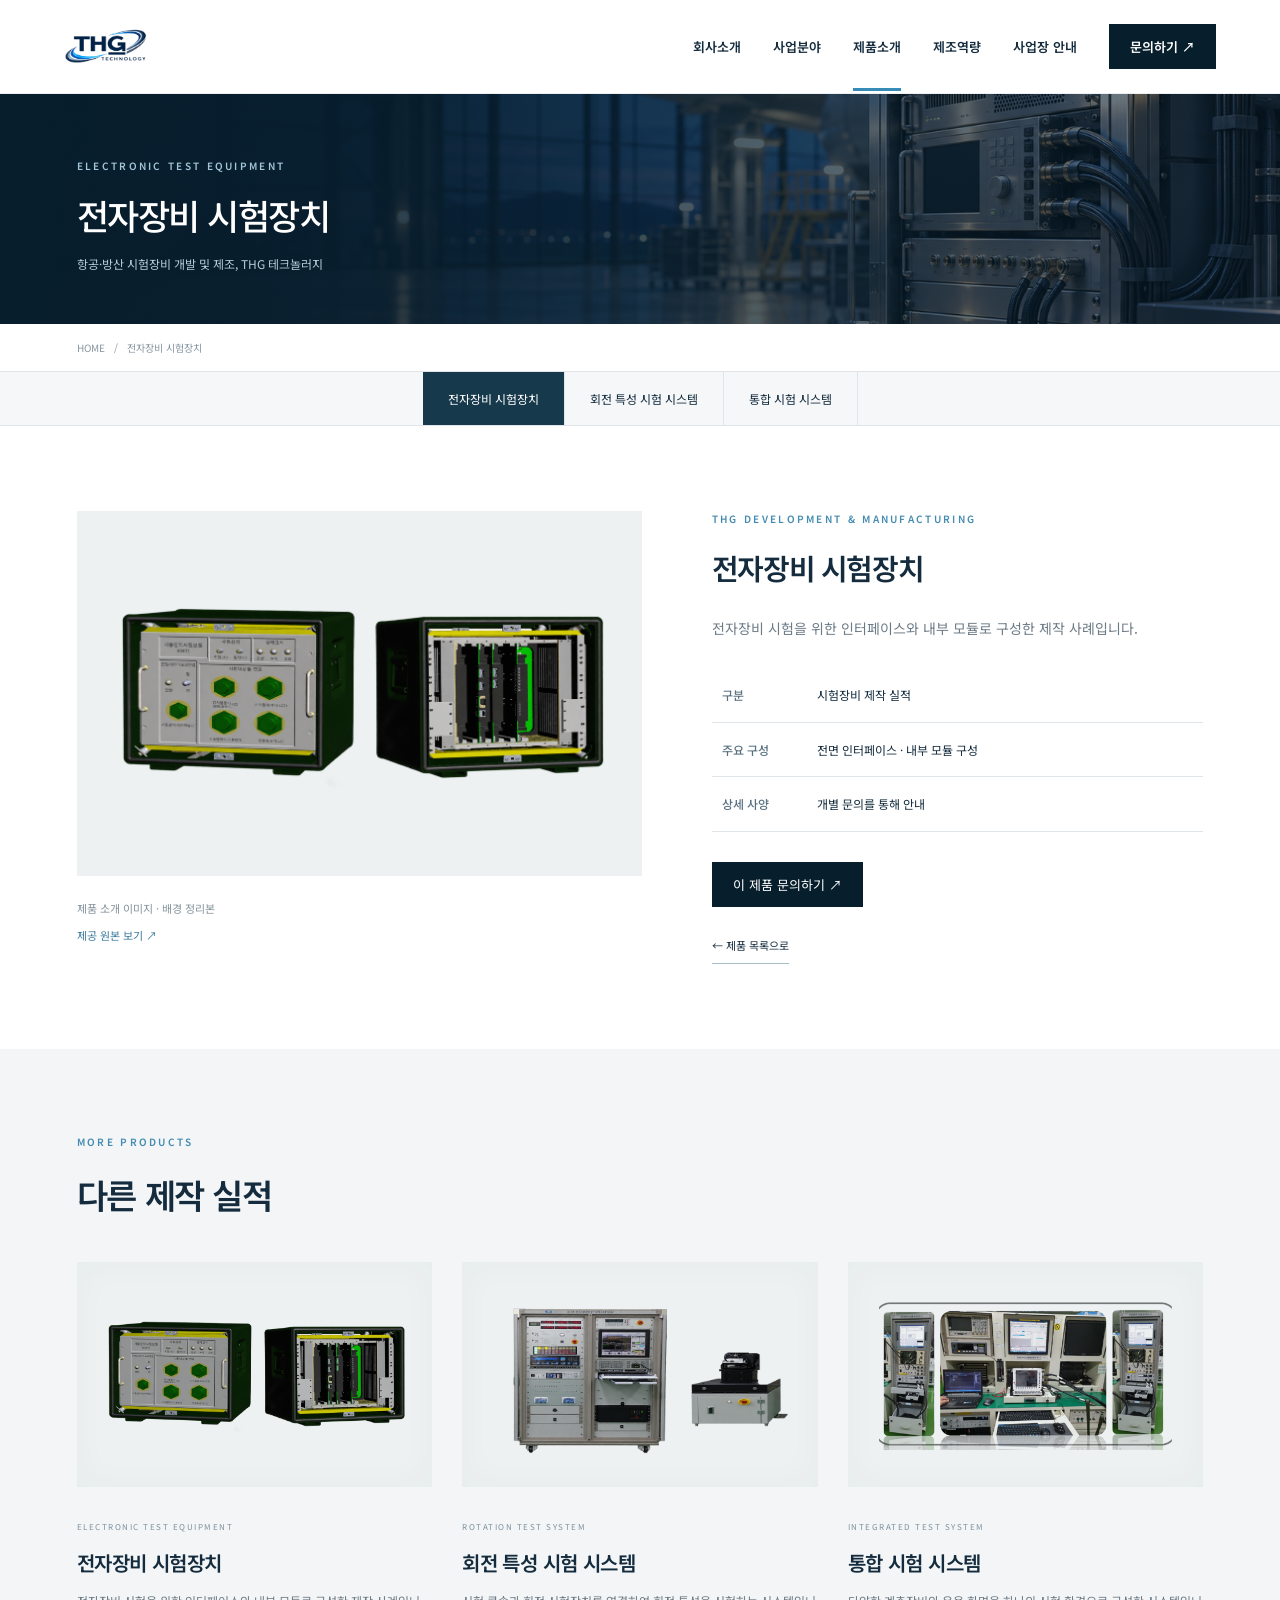
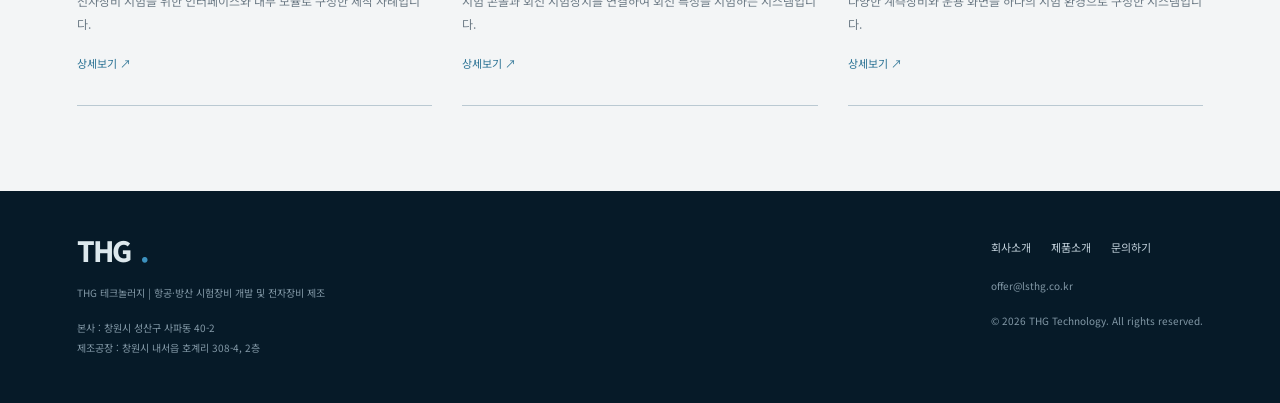
<file: product-1.html>
<!DOCTYPE html>

<html lang="ko"><head><meta charset="utf-8"/><meta content="width=device-width, initial-scale=1" name="viewport"/><title>전자장비 시험장치 | THG 테크놀러지</title><meta content="THG 테크놀러지의 전자장비 시험장치 안내" name="description"/><link rel="icon" type="image/png" href="favicon.png"/><link href="assets/css/fonts.css" rel="stylesheet"/><link href="assets/css/styles.css" rel="stylesheet"/><script defer="" src="assets/js/main.js"></script></head><body><header><a aria-label="THG 홈" class="brand" href="index.html"><img src="favicon.png" alt="THG 로고" class="brand-logo"/></a><nav id="navigation"><a href="company.html">회사소개</a><a href="business.html">사업분야</a><a class="active" href="products.html">제품소개</a><a href="manufacturing.html">제조역량</a><a href="locations.html">사업장 안내</a><a class="navcontact" href="contact.html">문의하기 ↗</a></nav><button aria-controls="navigation" aria-expanded="false" aria-label="메뉴 열기" class="mobile-toggle">☰</button></header><main><div class="page-banner"><div class="eyebrow">ELECTRONIC TEST EQUIPMENT</div><h1>전자장비 시험장치</h1><p>항공·방산 시험장비 개발 및 제조, THG 테크놀러지</p></div><div class="breadcrumbs"><a href="index.html">HOME</a>   /   전자장비 시험장치</div><div class="page-tabs"><a class="selected" href="product-1.html">전자장비 시험장치</a><a href="product-2.html">회전 특성 시험 시스템</a><a href="product-3.html">통합 시험 시스템</a></div><section class="product-detail"><div><img alt="THG 제작 전자장비 시험장치" class="photo-wide" decoding="async" src="assets/electronic-test-clean.png"/><p class="product-note">제품 소개 이미지 · 배경 정리본<a class="export-style-5239a3cc91" href="assets/electronic-test.png" rel="noopener" target="_blank">제공 원본 보기 ↗</a></p></div><div><div class="label">THG DEVELOPMENT &amp; MANUFACTURING</div><h2>전자장비 시험장치</h2><p class="subcopy">전자장비 시험을 위한 인터페이스와 내부 모듈로 구성한 제작 사례입니다.</p><table class="specs"><tr><th>구분</th><td>시험장비 제작 실적</td></tr><tr><th>주요 구성</th><td>전면 인터페이스 · 내부 모듈 구성</td></tr><tr><th>상세 사양</th><td>개별 문의를 통해 안내</td></tr></table><a class="navcontact" href="mailto:offer@lsthg.co.kr?subject=THG%20제품%20문의">이 제품 문의하기 ↗</a><br/><a class="back" href="products.html">← 제품 목록으로</a></div></section><section class="related"><div class="sectionhead"><div><div class="label">MORE PRODUCTS</div><h2>다른 제작 실적</h2></div></div><div class="product-grid"><a class="product-card" href="product-1.html"><div class="product-photo"><img alt="THG 제작 전자장비 시험장치" decoding="async" loading="lazy" src="assets/electronic-test-clean.png"/></div><div class="product-body"><small>ELECTRONIC TEST EQUIPMENT</small><h3>전자장비 시험장치</h3><p>전자장비 시험을 위한 인터페이스와 내부 모듈로 구성한 제작 사례입니다.</p><span class="more">상세보기 ↗</span></div></a><a class="product-card" href="product-2.html"><div class="product-photo"><img alt="THG 제작 회전 특성 시험 시스템" decoding="async" loading="lazy" src="assets/rotation-test-clean.png"/></div><div class="product-body"><small>ROTATION TEST SYSTEM</small><h3>회전 특성 시험 시스템</h3><p>시험 콘솔과 회전 시험장치를 연결하여 회전 특성을 시험하는 시스템입니다.</p><span class="more">상세보기 ↗</span></div></a><a class="product-card" href="product-3.html"><div class="product-photo"><img alt="THG 제작 통합 시험 시스템" decoding="async" loading="lazy" src="assets/integrated-test.png"/></div><div class="product-body"><small>INTEGRATED TEST SYSTEM</small><h3>통합 시험 시스템</h3><p>다양한 계측장비와 운용 화면을 하나의 시험 환경으로 구성한 시스템입니다.</p><span class="more">상세보기 ↗</span></div></a></div></section></main><footer><div><a class="brand" href="index.html">THG<i>.</i></a><p>THG 테크놀러지 | 항공·방산 시험장비 개발 및 전자장비 제조</p><p>본사 : 창원시 성산구 사파동 40-2<br/>제조공장 : 창원시 내서읍 호계리 308-4, 2층</p></div><div><div class="footnav"><a href="company.html">회사소개</a><a href="products.html">제품소개</a><a href="contact.html">문의하기</a></div><a href="mailto:offer@lsthg.co.kr">offer@lsthg.co.kr</a><p>© 2026 THG Technology. All rights reserved.</p></div></footer></body></html>
</file>
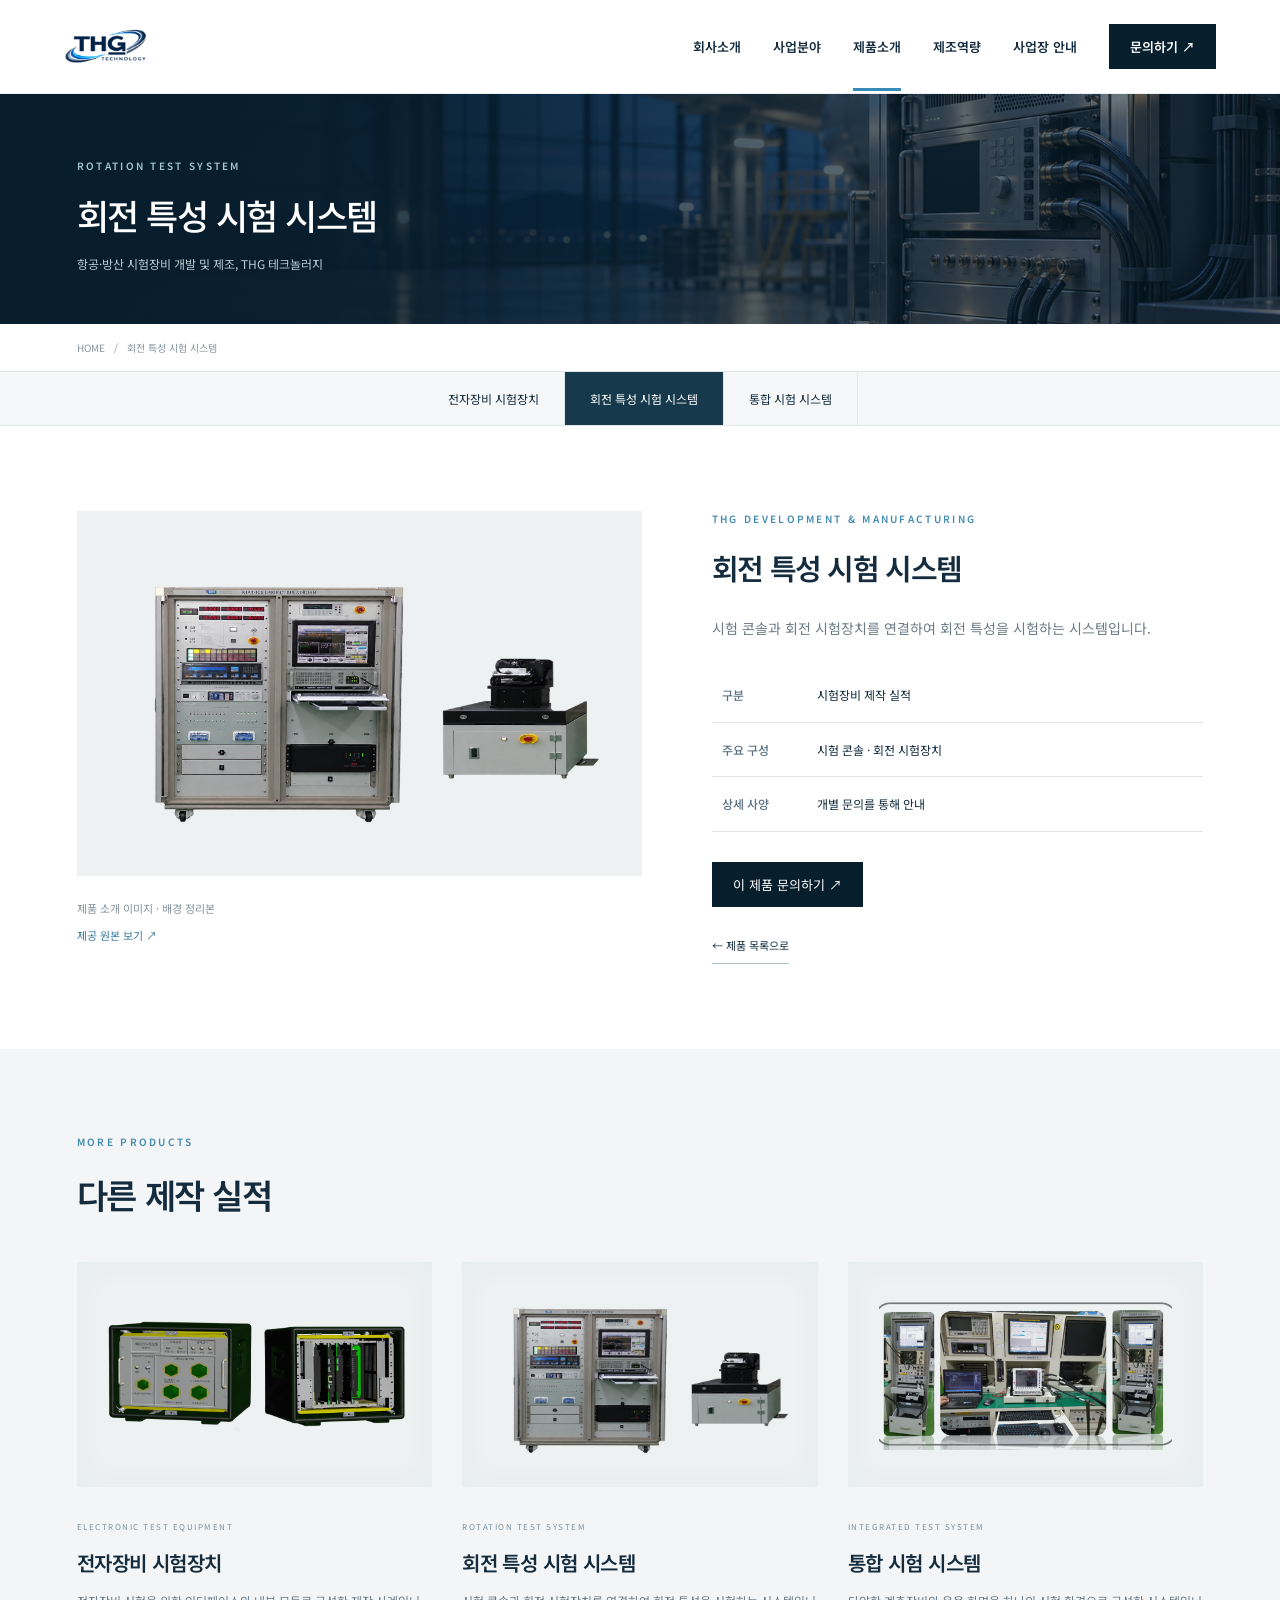
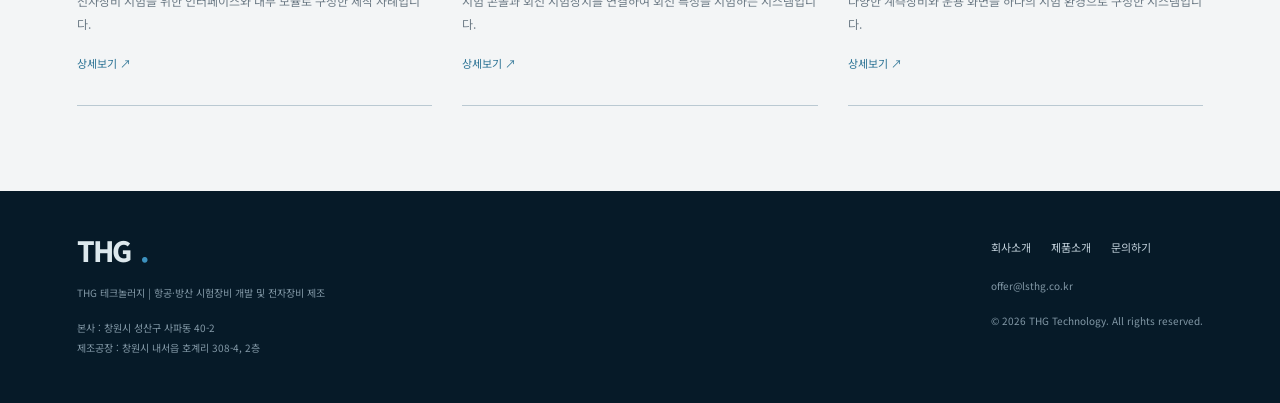
<file: product-2.html>
<!DOCTYPE html>

<html lang="ko"><head><meta charset="utf-8"/><meta content="width=device-width, initial-scale=1" name="viewport"/><title>회전 특성 시험 시스템 | THG 테크놀러지</title><meta content="THG 테크놀러지의 회전 특성 시험 시스템 안내" name="description"/><link rel="icon" type="image/png" href="favicon.png"/><link href="assets/css/fonts.css" rel="stylesheet"/><link href="assets/css/styles.css" rel="stylesheet"/><script defer="" src="assets/js/main.js"></script></head><body><header><a aria-label="THG 홈" class="brand" href="index.html"><img src="favicon.png" alt="THG 로고" class="brand-logo"/></a><nav id="navigation"><a href="company.html">회사소개</a><a href="business.html">사업분야</a><a class="active" href="products.html">제품소개</a><a href="manufacturing.html">제조역량</a><a href="locations.html">사업장 안내</a><a class="navcontact" href="contact.html">문의하기 ↗</a></nav><button aria-controls="navigation" aria-expanded="false" aria-label="메뉴 열기" class="mobile-toggle">☰</button></header><main><div class="page-banner"><div class="eyebrow">ROTATION TEST SYSTEM</div><h1>회전 특성 시험 시스템</h1><p>항공·방산 시험장비 개발 및 제조, THG 테크놀러지</p></div><div class="breadcrumbs"><a href="index.html">HOME</a>   /   회전 특성 시험 시스템</div><div class="page-tabs"><a href="product-1.html">전자장비 시험장치</a><a class="selected" href="product-2.html">회전 특성 시험 시스템</a><a href="product-3.html">통합 시험 시스템</a></div><section class="product-detail"><div><img alt="THG 제작 회전 특성 시험 시스템" class="photo-wide" decoding="async" src="assets/rotation-test-clean.png"/><p class="product-note">제품 소개 이미지 · 배경 정리본<a class="export-style-5239a3cc91" href="assets/rotation-test.png" rel="noopener" target="_blank">제공 원본 보기 ↗</a></p></div><div><div class="label">THG DEVELOPMENT &amp; MANUFACTURING</div><h2>회전 특성 시험 시스템</h2><p class="subcopy">시험 콘솔과 회전 시험장치를 연결하여 회전 특성을 시험하는 시스템입니다.</p><table class="specs"><tr><th>구분</th><td>시험장비 제작 실적</td></tr><tr><th>주요 구성</th><td>시험 콘솔 · 회전 시험장치</td></tr><tr><th>상세 사양</th><td>개별 문의를 통해 안내</td></tr></table><a class="navcontact" href="mailto:offer@lsthg.co.kr?subject=THG%20제품%20문의">이 제품 문의하기 ↗</a><br/><a class="back" href="products.html">← 제품 목록으로</a></div></section><section class="related"><div class="sectionhead"><div><div class="label">MORE PRODUCTS</div><h2>다른 제작 실적</h2></div></div><div class="product-grid"><a class="product-card" href="product-1.html"><div class="product-photo"><img alt="THG 제작 전자장비 시험장치" decoding="async" loading="lazy" src="assets/electronic-test-clean.png"/></div><div class="product-body"><small>ELECTRONIC TEST EQUIPMENT</small><h3>전자장비 시험장치</h3><p>전자장비 시험을 위한 인터페이스와 내부 모듈로 구성한 제작 사례입니다.</p><span class="more">상세보기 ↗</span></div></a><a class="product-card" href="product-2.html"><div class="product-photo"><img alt="THG 제작 회전 특성 시험 시스템" decoding="async" loading="lazy" src="assets/rotation-test-clean.png"/></div><div class="product-body"><small>ROTATION TEST SYSTEM</small><h3>회전 특성 시험 시스템</h3><p>시험 콘솔과 회전 시험장치를 연결하여 회전 특성을 시험하는 시스템입니다.</p><span class="more">상세보기 ↗</span></div></a><a class="product-card" href="product-3.html"><div class="product-photo"><img alt="THG 제작 통합 시험 시스템" decoding="async" loading="lazy" src="assets/integrated-test.png"/></div><div class="product-body"><small>INTEGRATED TEST SYSTEM</small><h3>통합 시험 시스템</h3><p>다양한 계측장비와 운용 화면을 하나의 시험 환경으로 구성한 시스템입니다.</p><span class="more">상세보기 ↗</span></div></a></div></section></main><footer><div><a class="brand" href="index.html">THG<i>.</i></a><p>THG 테크놀러지 | 항공·방산 시험장비 개발 및 전자장비 제조</p><p>본사 : 창원시 성산구 사파동 40-2<br/>제조공장 : 창원시 내서읍 호계리 308-4, 2층</p></div><div><div class="footnav"><a href="company.html">회사소개</a><a href="products.html">제품소개</a><a href="contact.html">문의하기</a></div><a href="mailto:offer@lsthg.co.kr">offer@lsthg.co.kr</a><p>© 2026 THG Technology. All rights reserved.</p></div></footer></body></html>
</file>
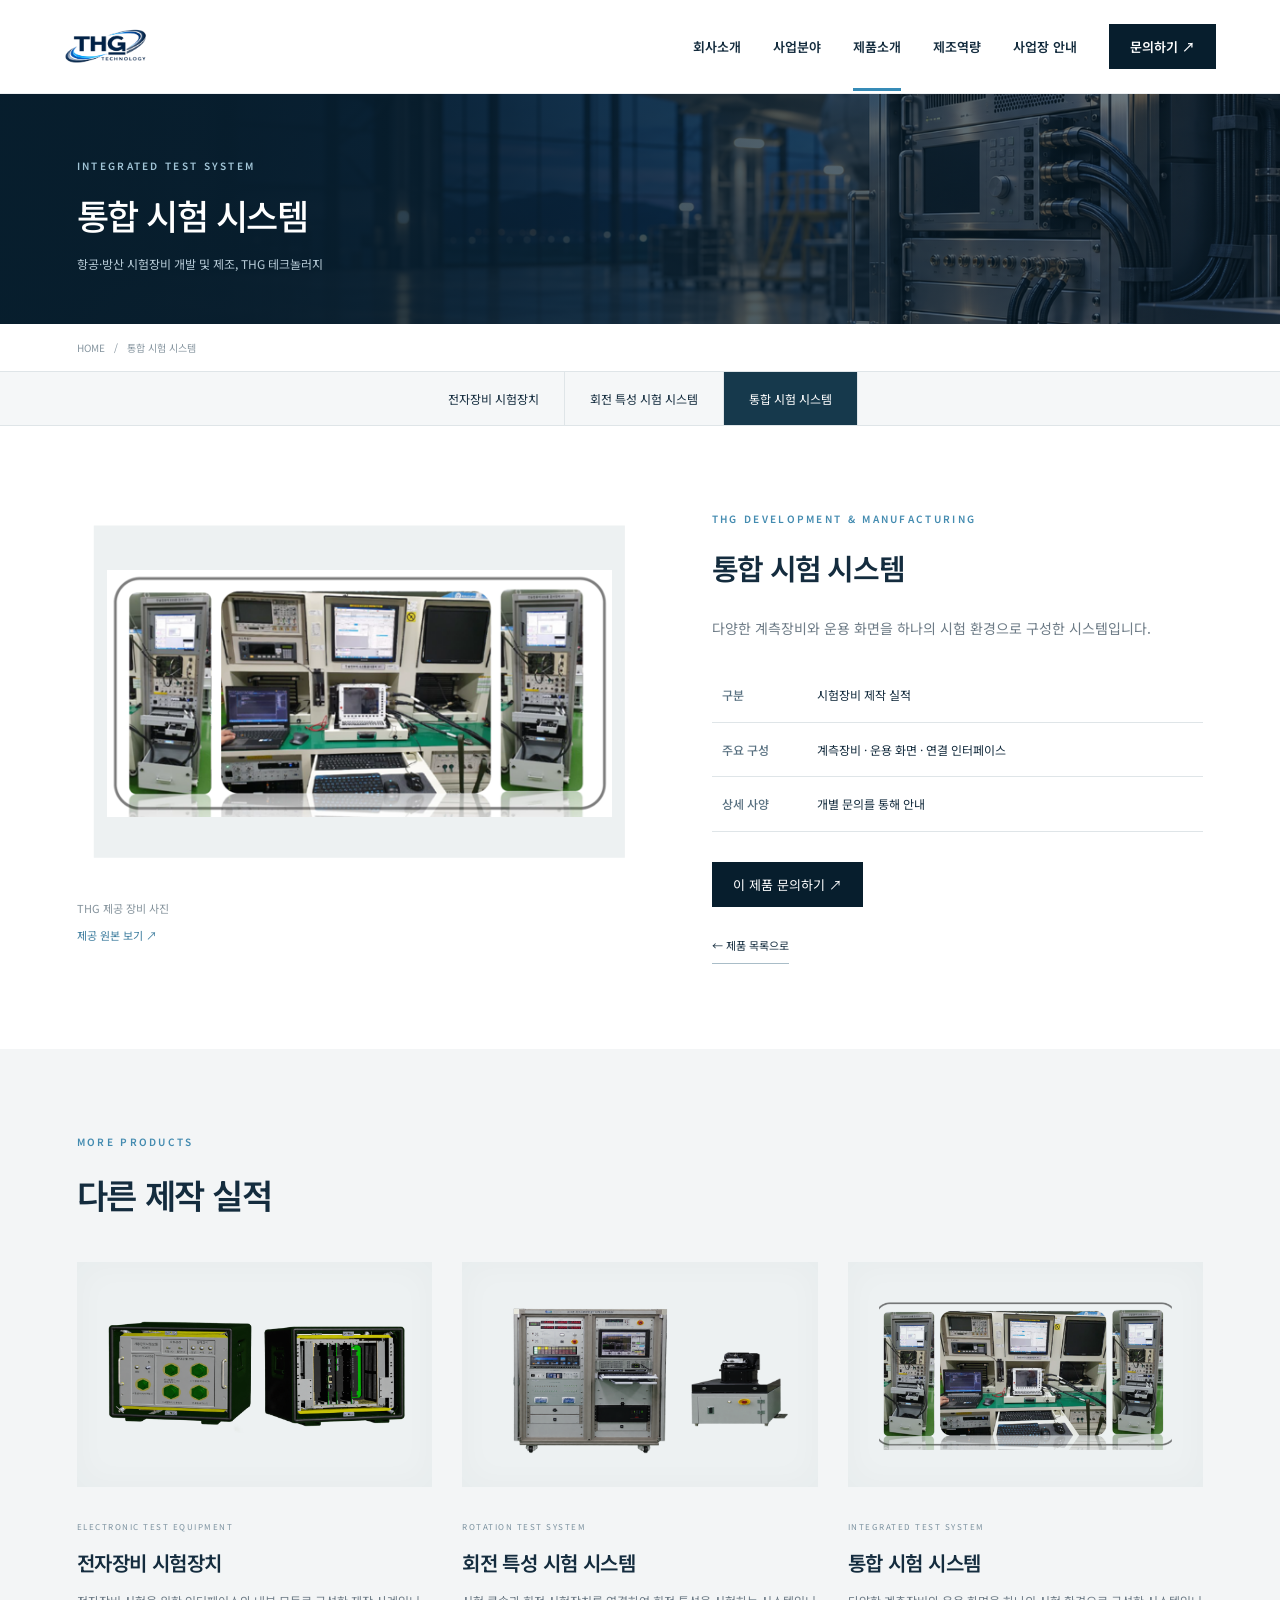
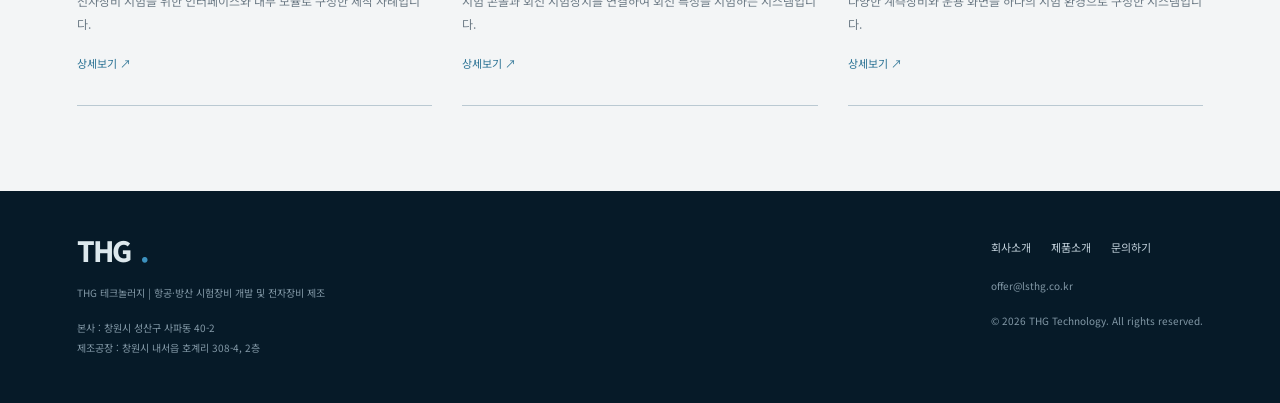
<file: product-3.html>
<!DOCTYPE html>

<html lang="ko"><head><meta charset="utf-8"/><meta content="width=device-width, initial-scale=1" name="viewport"/><title>통합 시험 시스템 | THG 테크놀러지</title><meta content="THG 테크놀러지의 통합 시험 시스템 안내" name="description"/><link rel="icon" type="image/png" href="favicon.png"/><link href="assets/css/fonts.css" rel="stylesheet"/><link href="assets/css/styles.css" rel="stylesheet"/><script defer="" src="assets/js/main.js"></script></head><body><header><a aria-label="THG 홈" class="brand" href="index.html"><img src="favicon.png" alt="THG 로고" class="brand-logo"/></a><nav id="navigation"><a href="company.html">회사소개</a><a href="business.html">사업분야</a><a class="active" href="products.html">제품소개</a><a href="manufacturing.html">제조역량</a><a href="locations.html">사업장 안내</a><a class="navcontact" href="contact.html">문의하기 ↗</a></nav><button aria-controls="navigation" aria-expanded="false" aria-label="메뉴 열기" class="mobile-toggle">☰</button></header><main><div class="page-banner"><div class="eyebrow">INTEGRATED TEST SYSTEM</div><h1>통합 시험 시스템</h1><p>항공·방산 시험장비 개발 및 제조, THG 테크놀러지</p></div><div class="breadcrumbs"><a href="index.html">HOME</a>   /   통합 시험 시스템</div><div class="page-tabs"><a href="product-1.html">전자장비 시험장치</a><a href="product-2.html">회전 특성 시험 시스템</a><a class="selected" href="product-3.html">통합 시험 시스템</a></div><section class="product-detail"><div><img alt="THG 제작 통합 시험 시스템" class="photo-wide" decoding="async" src="assets/integrated-test.png"/><p class="product-note">THG 제공 장비 사진<a class="export-style-5239a3cc91" href="assets/integrated-test.png" rel="noopener" target="_blank">제공 원본 보기 ↗</a></p></div><div><div class="label">THG DEVELOPMENT &amp; MANUFACTURING</div><h2>통합 시험 시스템</h2><p class="subcopy">다양한 계측장비와 운용 화면을 하나의 시험 환경으로 구성한 시스템입니다.</p><table class="specs"><tr><th>구분</th><td>시험장비 제작 실적</td></tr><tr><th>주요 구성</th><td>계측장비 · 운용 화면 · 연결 인터페이스</td></tr><tr><th>상세 사양</th><td>개별 문의를 통해 안내</td></tr></table><a class="navcontact" href="mailto:offer@lsthg.co.kr?subject=THG%20제품%20문의">이 제품 문의하기 ↗</a><br/><a class="back" href="products.html">← 제품 목록으로</a></div></section><section class="related"><div class="sectionhead"><div><div class="label">MORE PRODUCTS</div><h2>다른 제작 실적</h2></div></div><div class="product-grid"><a class="product-card" href="product-1.html"><div class="product-photo"><img alt="THG 제작 전자장비 시험장치" decoding="async" loading="lazy" src="assets/electronic-test-clean.png"/></div><div class="product-body"><small>ELECTRONIC TEST EQUIPMENT</small><h3>전자장비 시험장치</h3><p>전자장비 시험을 위한 인터페이스와 내부 모듈로 구성한 제작 사례입니다.</p><span class="more">상세보기 ↗</span></div></a><a class="product-card" href="product-2.html"><div class="product-photo"><img alt="THG 제작 회전 특성 시험 시스템" decoding="async" loading="lazy" src="assets/rotation-test-clean.png"/></div><div class="product-body"><small>ROTATION TEST SYSTEM</small><h3>회전 특성 시험 시스템</h3><p>시험 콘솔과 회전 시험장치를 연결하여 회전 특성을 시험하는 시스템입니다.</p><span class="more">상세보기 ↗</span></div></a><a class="product-card" href="product-3.html"><div class="product-photo"><img alt="THG 제작 통합 시험 시스템" decoding="async" loading="lazy" src="assets/integrated-test.png"/></div><div class="product-body"><small>INTEGRATED TEST SYSTEM</small><h3>통합 시험 시스템</h3><p>다양한 계측장비와 운용 화면을 하나의 시험 환경으로 구성한 시스템입니다.</p><span class="more">상세보기 ↗</span></div></a></div></section></main><footer><div><a class="brand" href="index.html">THG<i>.</i></a><p>THG 테크놀러지 | 항공·방산 시험장비 개발 및 전자장비 제조</p><p>본사 : 창원시 성산구 사파동 40-2<br/>제조공장 : 창원시 내서읍 호계리 308-4, 2층</p></div><div><div class="footnav"><a href="company.html">회사소개</a><a href="products.html">제품소개</a><a href="contact.html">문의하기</a></div><a href="mailto:offer@lsthg.co.kr">offer@lsthg.co.kr</a><p>© 2026 THG Technology. All rights reserved.</p></div></footer></body></html>
</file>
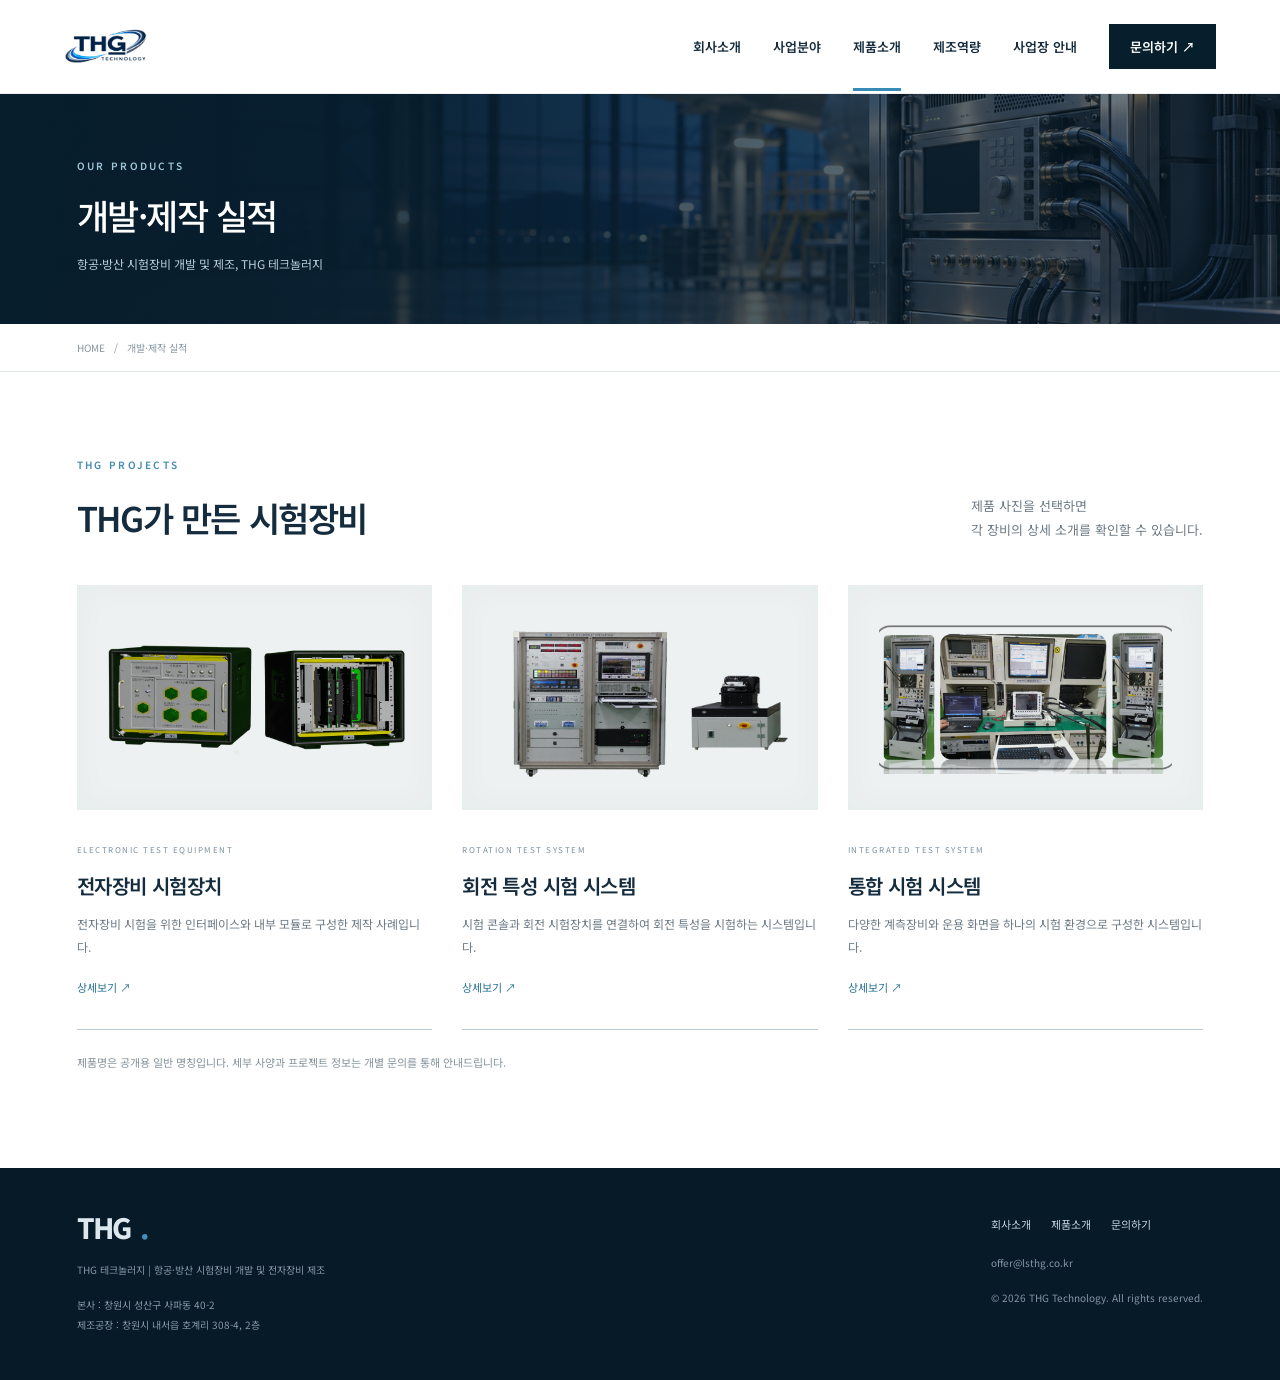
<file: products.html>
<!DOCTYPE html>

<html lang="ko"><head><meta charset="utf-8"/><meta content="width=device-width, initial-scale=1" name="viewport"/><title>개발·제작 실적 | THG 테크놀러지</title><meta content="THG 테크놀러지의 개발·제작 실적 안내" name="description"/><link rel="icon" type="image/png" href="favicon.png"/><link href="assets/css/fonts.css" rel="stylesheet"/><link href="assets/css/styles.css" rel="stylesheet"/><script defer="" src="assets/js/main.js"></script></head><body><header><a aria-label="THG 홈" class="brand" href="index.html"><img src="favicon.png" alt="THG 로고" class="brand-logo"/></a><nav id="navigation"><a href="company.html">회사소개</a><a href="business.html">사업분야</a><a class="active" href="products.html">제품소개</a><a href="manufacturing.html">제조역량</a><a href="locations.html">사업장 안내</a><a class="navcontact" href="contact.html">문의하기 ↗</a></nav><button aria-controls="navigation" aria-expanded="false" aria-label="메뉴 열기" class="mobile-toggle">☰</button></header><main><div class="page-banner"><div class="eyebrow">OUR PRODUCTS</div><h1>개발·제작 실적</h1><p>항공·방산 시험장비 개발 및 제조, THG 테크놀러지</p></div><div class="breadcrumbs"><a href="index.html">HOME</a>   /   개발·제작 실적</div><section><div class="sectionhead"><div><div class="label">THG PROJECTS</div><h2>THG가 만든 시험장비</h2></div><p>제품 사진을 선택하면<br/>각 장비의 상세 소개를 확인할 수 있습니다.</p></div><div class="product-grid"><a class="product-card" href="product-1.html"><div class="product-photo"><img alt="THG 제작 전자장비 시험장치" decoding="async" loading="lazy" src="assets/electronic-test-clean.png"/></div><div class="product-body"><small>ELECTRONIC TEST EQUIPMENT</small><h3>전자장비 시험장치</h3><p>전자장비 시험을 위한 인터페이스와 내부 모듈로 구성한 제작 사례입니다.</p><span class="more">상세보기 ↗</span></div></a><a class="product-card" href="product-2.html"><div class="product-photo"><img alt="THG 제작 회전 특성 시험 시스템" decoding="async" loading="lazy" src="assets/rotation-test-clean.png"/></div><div class="product-body"><small>ROTATION TEST SYSTEM</small><h3>회전 특성 시험 시스템</h3><p>시험 콘솔과 회전 시험장치를 연결하여 회전 특성을 시험하는 시스템입니다.</p><span class="more">상세보기 ↗</span></div></a><a class="product-card" href="product-3.html"><div class="product-photo"><img alt="THG 제작 통합 시험 시스템" decoding="async" loading="lazy" src="assets/integrated-test.png"/></div><div class="product-body"><small>INTEGRATED TEST SYSTEM</small><h3>통합 시험 시스템</h3><p>다양한 계측장비와 운용 화면을 하나의 시험 환경으로 구성한 시스템입니다.</p><span class="more">상세보기 ↗</span></div></a></div><p class="product-note">제품명은 공개용 일반 명칭입니다. 세부 사양과 프로젝트 정보는 개별 문의를 통해 안내드립니다.</p></section></main><footer><div><a class="brand" href="index.html">THG<i>.</i></a><p>THG 테크놀러지 | 항공·방산 시험장비 개발 및 전자장비 제조</p><p>본사 : 창원시 성산구 사파동 40-2<br/>제조공장 : 창원시 내서읍 호계리 308-4, 2층</p></div><div><div class="footnav"><a href="company.html">회사소개</a><a href="products.html">제품소개</a><a href="contact.html">문의하기</a></div><a href="mailto:offer@lsthg.co.kr">offer@lsthg.co.kr</a><p>© 2026 THG Technology. All rights reserved.</p></div></footer></body></html>
</file>
<file: assets/css/fonts.css>
@font-face {
  font-family: 'Noto Sans KR';
  font-style: normal;
  font-weight: 400;
  font-display: swap;
  src: url(../fonts/PbyxFmXiEBPT4ITbgNA5Cgms3VYcOA-vvnIzzuoyeLQ.ttf) format('truetype');
}
@font-face {
  font-family: 'Noto Sans KR';
  font-style: normal;
  font-weight: 500;
  font-display: swap;
  src: url(../fonts/PbyxFmXiEBPT4ITbgNA5Cgms3VYcOA-vvnIzztgyeLQ.ttf) format('truetype');
}
@font-face {
  font-family: 'Noto Sans KR';
  font-style: normal;
  font-weight: 600;
  font-display: swap;
  src: url(../fonts/PbyxFmXiEBPT4ITbgNA5Cgms3VYcOA-vvnIzzjQ1eLQ.ttf) format('truetype');
}
@font-face {
  font-family: 'Noto Sans KR';
  font-style: normal;
  font-weight: 700;
  font-display: swap;
  src: url(../fonts/PbyxFmXiEBPT4ITbgNA5Cgms3VYcOA-vvnIzzg01eLQ.ttf) format('truetype');
}
@font-face {
  font-family: 'Noto Sans KR';
  font-style: normal;
  font-weight: 800;
  font-display: swap;
  src: url(../fonts/PbyxFmXiEBPT4ITbgNA5Cgms3VYcOA-vvnIzzmo1eLQ.ttf) format('truetype');
}
</file>
<file: assets/css/styles.css>
:root{--ink:#142c3e;--muted:#6d7b86;--blue:#27749d;--navy:#071e2d;--line:#dfe5e8}*{box-sizing:border-box}html{scroll-behavior:smooth}body{margin:0;color:var(--ink);font-family:'Noto Sans KR',sans-serif;-webkit-font-smoothing:antialiased}a{color:inherit;text-decoration:none}button{font:inherit}img{display:block;max-width:100%}header{height:94px;padding:0 max(5%,calc((100vw - 1280px)/2));display:flex;justify-content:space-between;align-items:center;border-bottom:1px solid #edf0f2;background:#fff;position:relative;z-index:20}.brand{font-size:36px;font-weight:800;letter-spacing:-2px;line-height:1}.brand i{font-style:normal;color:#3c91be}.brand small{display:block;font-size:8px;font-weight:600;letter-spacing:3px;margin:6px 0 0 2px}nav{display:flex;align-items:center;gap:32px}nav a{font-size:13px;font-weight:600;position:relative;padding:35px 0}nav a.active:after{content:'';height:3px;background:#368bb7;position:absolute;bottom:0;left:0;right:0}.navcontact{background:var(--navy);color:white;padding:13px 21px;display:inline-block;font-size:13px}.mobile-toggle{display:none}.eyebrow,.label{font-size:10px;letter-spacing:2.3px;font-weight:600;color:#438bb0;margin-bottom:20px}h1,h2,h3,p{margin-top:0}h2{font-size:34px;font-weight:600;line-height:1.5;letter-spacing:-1.4px}h3{font-weight:600;letter-spacing:-.6px}.copy,.subcopy{font-size:14px;line-height:2.1;color:var(--muted)}.copy strong{display:block;font-size:20px;color:var(--ink);font-weight:500;margin-bottom:20px}section{padding:85px max(6%,calc((100vw - 1200px)/2))}.sectionhead{display:flex;justify-content:space-between;align-items:end;gap:40px;margin-bottom:42px}.sectionhead h2{margin-bottom:0}.sectionhead p{max-width:350px;font-size:13px;line-height:1.9;color:var(--muted);margin-bottom:0}.sectionhead>a{font-size:12px;border-bottom:1px solid #99aab5;padding-bottom:8px;white-space:nowrap}.cta{display:inline-flex;align-items:center;gap:42px;border:1px solid #ffffff70;padding:16px 24px;font-size:12px;font-weight:500;margin-top:24px;color:inherit}.cta span{font-size:17px}.page-banner{height:230px;padding:64px max(6%,calc((100vw - 1200px)/2));background:linear-gradient(90deg,#071e2df2,#071e2d8c),url('../brand-hero.png') center 58%/cover;color:white}.page-banner .eyebrow{color:#a2c5d7;margin-bottom:16px}.page-banner h1{font-size:35px;font-weight:500;letter-spacing:-1.5px;margin-bottom:15px}.page-banner p{font-size:12px;color:#b7cbd7}.breadcrumbs{font-size:10px;color:#8796a0;padding:16px max(6%,calc((100vw - 1200px)/2));border-bottom:1px solid var(--line)}.page-title{text-align:center;font-size:27px;padding:55px 15px 0;margin-bottom:0}.page-title:after{content:'';display:block;width:25px;height:2px;background:#2f7fa7;margin:22px auto 0}.page-tabs{display:flex;justify-content:center;background:#f5f7f8;border-bottom:1px solid var(--line)}.page-tabs a{font-size:12px;padding:18px 25px;border-right:1px solid var(--line)}.page-tabs .selected{background:#16394c;color:white}.intro{display:grid;grid-template-columns:1fr 1.1fr;gap:90px;align-items:start}.services,.locations,.related{background:#f3f5f6}.cards{display:grid;grid-template-columns:repeat(3,1fr);gap:1px;background:#dce4e9;border:1px solid #dce4e9}.card{background:white;padding:32px;min-height:330px}.num{font-size:11px;color:#9aabb7}.card svg{display:block;width:48px;height:48px;stroke:#3980a3;fill:none;stroke-width:1.1;margin:25px 0}.card h3{font-size:20px}.card p{font-size:13px;line-height:1.9;color:var(--muted)}.en{font-size:8px;letter-spacing:1.6px;color:#8d9aa3}.product-grid{display:grid;grid-template-columns:repeat(3,minmax(0,1fr));gap:30px}.product-card{display:block;border-bottom:1px solid #bac9d2;padding-bottom:10px}.product-photo{height:225px;background:#edf1f2;display:flex;align-items:center;justify-content:center;overflow:hidden;padding:22px;position:relative}.product-photo:after{content:'';position:absolute;inset:0;box-shadow:inset 0 0 35px #14374808;pointer-events:none}.product-photo img{width:100%;height:100%;object-fit:contain;mix-blend-mode:multiply;transition:transform .35s}.product-card:hover img{transform:scale(1.035)}.product-body{padding:24px 0}.product-body small{font-size:8px;letter-spacing:1.5px;color:#7b919f}.product-body h3{font-size:20px;margin:13px 0}.product-body p{font-size:12px;color:var(--muted);line-height:1.9}.more{display:block;font-size:11px;color:#2c7395;margin-top:20px}.product-note{font-size:11px;color:#85939c;line-height:1.9;margin-top:22px}.product-detail{display:grid;grid-template-columns:1.15fr 1fr;gap:70px;align-items:start}.photo-wide{width:100%;height:365px;object-fit:contain;background:#edf1f2;padding:30px;mix-blend-mode:multiply}.product-detail h2{font-size:29px}.specs{width:100%;border-collapse:collapse;margin:25px 0 30px;font-size:12px}.specs th,.specs td{border-bottom:1px solid var(--line);padding:16px 10px;text-align:left;line-height:1.8}.specs th{width:95px;color:#587080;font-weight:500}.back{display:inline-block;border-bottom:1px solid #a9bdc8;padding:10px 0;font-size:11px;margin-top:20px}.manufacture{background:#0b2434;color:white;display:grid;grid-template-columns:1.1fr 1fr;gap:70px;align-items:center}.manufacture p{font-size:13px;line-height:2;color:#b3c5cf}.equipment{height:350px;background:#e9eff1;padding:15px}.equipment img{background:transparent!important;mix-blend-mode:multiply}.tags{display:flex;flex-wrap:wrap;gap:8px;margin-top:22px}.tags span{font-size:10px;border:1px solid #557080;padding:8px 12px}.process{display:grid;grid-template-columns:repeat(4,1fr);margin-top:45px;border-top:1px solid var(--line)}.step{padding:26px 20px 0 0}.step b{font-weight:500;color:#3983a8;font-size:10px;letter-spacing:1px}.step h3{font-size:17px;margin:18px 0}.step p{font-size:12px;color:var(--muted);line-height:1.9}.location-grid{display:grid;grid-template-columns:1fr 1fr;gap:30px;margin-top:35px}.location{padding:36px;background:white;border-top:2px solid #2f769d}.location small{font-size:9px;color:#3d86ad;letter-spacing:2px}.location h3{font-size:24px;margin:18px 0}.location p{font-size:14px;line-height:1.8;color:#6b7f8c}.location .note{border-top:1px solid var(--line);padding-top:17px;font-size:11px;color:#8d9aa3;margin-top:22px}.maplink{display:inline-block;font-size:11px;color:#27759e;margin-top:20px}.contact{display:flex;align-items:center;justify-content:space-between;gap:35px;background:#eaf0f3}.contact h2{font-size:29px}.contact p{font-size:12px;color:var(--muted);margin-bottom:0}.contact>a{font-size:17px;white-space:nowrap;border-bottom:1px solid #93a9b7;padding:15px 0}.contact>a span{margin-left:22px}.company-photo{padding-top:0}.company-photo>img{width:100%;height:350px;object-fit:contain;background:#edf1f2;padding:25px;mix-blend-mode:multiply}.caption{font-size:11px;color:#8397a4;margin-top:12px}.product-gallery{display:grid;grid-template-columns:1fr 1fr;gap:35px}.product-gallery figure{margin:0}.product-gallery img{width:100%;height:250px;object-fit:contain;background:#edf1f2;padding:25px;mix-blend-mode:multiply}.product-gallery figcaption{font-size:12px;color:#708490;margin-top:15px}footer{padding:45px max(6%,calc((100vw - 1200px)/2));background:#061a28;color:#8399a7;display:flex;justify-content:space-between;gap:35px;font-size:10px;line-height:2}footer .brand{font-size:28px;color:#dce8ed}footer p{margin:15px 0 0}.footnav{display:flex;gap:20px;margin-bottom:18px;color:#c1d0da;font-size:11px}.editorial-hero{height:650px;min-height:540px;position:relative;background:linear-gradient(90deg,#061c2cdd 0%,#061c2c60 54%,#061c2c15),url('../brand-hero.png') center/cover;color:#fff;display:flex;align-items:center;padding:50px max(7%,calc((100vw - 1200px)/2));overflow:hidden}.editorial-hero .eyebrow{color:#93bbd2}.editorial-hero h1{font-size:58px;letter-spacing:-2.8px;line-height:1.4;font-weight:500;margin:0 0 25px}.editorial-hero p{font-size:14px;line-height:2;color:#c1d0db}.hero-meta{position:absolute;bottom:28px;left:7%;right:7%;display:flex;justify-content:space-between;font-size:8px;color:#91acbc;letter-spacing:2px}.sector-strip{display:grid;grid-template-columns:repeat(3,1fr);padding:0 max(6%,calc((100vw - 1200px)/2));background:#0b2638;color:#b4c8d5}.sector-strip div{padding:25px 30px;border-right:1px solid #ffffff14;display:flex;align-items:center;gap:20px}.sector-strip b{font-size:10px;letter-spacing:1.2px;font-weight:500;color:#dfebf2}.sector-strip span{font-size:11px;color:#81a2b8}.home-products{padding-top:95px;padding-bottom:100px}.home-about{background:#f1f4f5;display:grid;grid-template-columns:.85fr 1.15fr;gap:90px;align-items:center}.home-about .body{font-size:13px;color:#71838f;line-height:2.1}.editorial-image{background:#dfe7eb;padding:28px;position:relative}.editorial-image img{width:100%;height:290px;object-fit:contain;mix-blend-mode:multiply}.editorial-image figcaption{font-size:9px;color:#758d9d;border-top:1px solid #bdcbd4;padding-top:14px;margin-top:14px}.home-business{display:grid;grid-template-columns:1fr 2fr;gap:60px}.business-list article{padding:24px 0;border-top:1px solid #d9e2e8;display:grid;grid-template-columns:40px 1fr 30px;gap:18px}.business-list article:last-child{border-bottom:1px solid #d9e2e8}.business-list b{color:#8aa1b0;font-size:11px;font-weight:400}.business-list h3{font-size:19px;margin-bottom:8px}.business-list p{font-size:12px;color:#7a8d9b;line-height:1.9;margin-bottom:0}.business-list .arrow{font-size:20px;color:#7192a7}.brand-imagery-note{font-size:8px!important;letter-spacing:.6px;opacity:.7;position:absolute;right:7%;bottom:45px}
@media(min-width:1600px){.editorial-hero{height:710px}}@media(max-width:1050px){nav{gap:20px}nav a{font-size:12px}.intro,.home-about{gap:45px}.product-detail{gap:35px}}@media(max-width:800px){header{height:75px;padding:0 6%}.brand{font-size:31px}nav{display:none;position:absolute;top:75px;left:0;right:0;background:white;flex-direction:column;gap:0;padding:15px 6%;align-items:stretch;box-shadow:0 12px 20px #071e2d15}nav.open{display:flex}nav a{padding:15px 0}nav .navcontact{padding:14px;text-align:center}.mobile-toggle{display:block;background:none;border:0;font-size:23px;color:#17364a}.editorial-hero{height:570px;min-height:0;padding:55px 7%;background-position:65% center}.editorial-hero h1{font-size:38px;letter-spacing:-1.8px}.editorial-hero p{font-size:12px}.hero-meta{font-size:7px;letter-spacing:1px}.hero-meta span:nth-child(2){display:none}.brand-imagery-note{bottom:45px;left:7%;right:auto}.sector-strip{padding:0 5%;grid-template-columns:1fr}.sector-strip div{padding:15px 7px;border-right:0;border-bottom:1px solid #ffffff12;justify-content:space-between}.sector-strip b{font-size:9px}.sector-strip span{font-size:10px}section{padding:55px 7%}h2{font-size:27px}.sectionhead{display:block;margin-bottom:30px}.sectionhead p,.sectionhead>a{display:inline-block;margin-top:15px}.product-grid{grid-template-columns:1fr;gap:35px}.product-photo{height:250px}.product-body{padding:20px 0}.home-about,.home-business,.intro,.manufacture,.product-detail{grid-template-columns:1fr;gap:35px}.home-about{padding-top:55px;padding-bottom:55px}.editorial-image{margin:0}.editorial-image img{height:220px}.home-products{padding:55px 7%}.cards{grid-template-columns:1fr}.card{min-height:270px;padding:25px}.process{grid-template-columns:1fr 1fr;gap:25px}.location-grid{grid-template-columns:1fr}.contact{display:block}.contact h2{font-size:25px}.contact>a{display:inline-block;margin-top:20px;font-size:16px}.page-banner{height:190px;padding:45px 7%}.page-banner h1{font-size:29px}.page-banner p{font-size:10px}.page-title{font-size:23px;padding-top:40px}.page-tabs{justify-content:start;overflow:auto}.page-tabs a{white-space:nowrap;font-size:10px;padding:16px 20px}.photo-wide{height:280px;padding:15px}.product-detail h2{font-size:25px}.product-gallery{grid-template-columns:1fr}.equipment{height:270px}.company-photo>img{height:250px}.product-gallery img{height:230px}footer{display:block;padding:35px 7%}footer>div+div{margin-top:30px}.footnav{flex-wrap:wrap}.home-business{gap:15px}.hero-meta{left:7%;right:7%}}
@media(prefers-reduced-motion:reduce){html{scroll-behavior:auto}*{transition:none!important}}

.product-photo img[src*="integrated-test"],.photo-wide[src*="integrated-test"]{clip-path:inset(4% 3% 5% 3%)}

/* Extracted inline styles; preserve inline precedence. */
.export-style-5239a3cc91{display:block !important;margin-top:6px !important;color:#3b7b9d !important;}
.export-style-8418e9189f{background:#f3f6f8 !important;}
.export-style-02a59a345f{width:100% !important;height:100% !important;object-fit:contain !important;background:white !important;padding:15px !important;}
.brand {
    display: inline-flex;
    align-items: center;
    gap: 10px;
}

.brand-logo {
    width: 84px;
    height: 84px;
    object-fit: contain;
    display: block;
}
</file>
